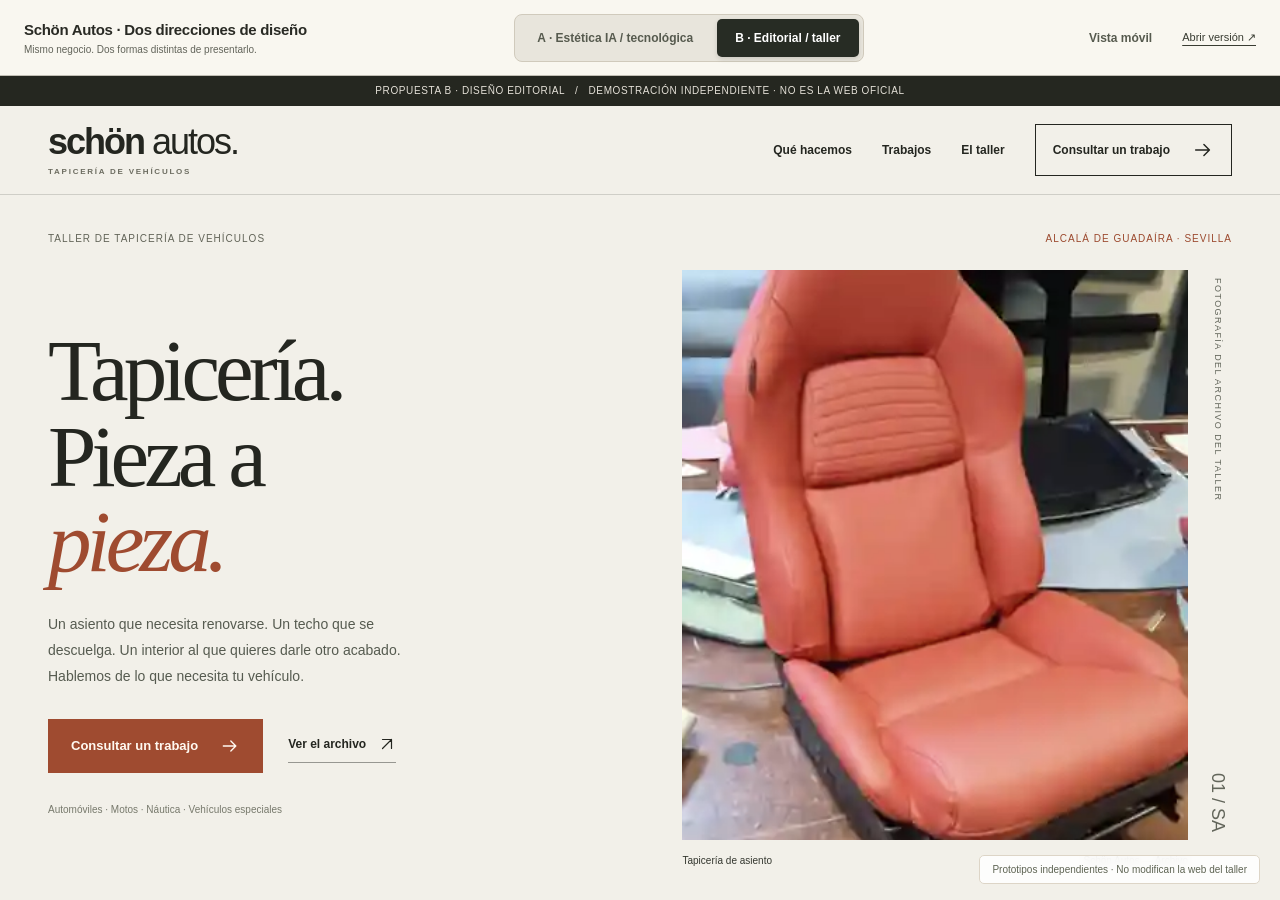
<file: index.html>
<!doctype html><html lang="es"><head><meta charset="utf-8"><meta name="viewport" content="width=device-width,initial-scale=1"><meta name="robots" content="noindex,nofollow"><title>Schön Autos · Comparar las dos propuestas</title><style>*{box-sizing:border-box}html,body{margin:0;height:100%;font-family:Arial,sans-serif;background:#e4e1da;color:#292a24}.toolbar{height:76px;padding:10px 24px;display:flex;align-items:center;justify-content:space-between;gap:24px;border-bottom:1px solid #c1beb4;background:#f9f7f0}.title b{display:block;font-size:15px;letter-spacing:-.3px}.title small{display:block;font-size:10px;color:#62645a;margin-top:6px}.switch{display:flex;gap:6px;padding:4px;background:#e8e5dc;border:1px solid #d0cabc;border-radius:8px}button{font:600 12px Arial,sans-serif;border:0;background:none;padding:12px 18px;cursor:pointer;border-radius:5px;color:#565a4e}button[aria-pressed=true]{background:#272c24;color:white;box-shadow:0 2px 5px #0002}button:focus-visible,a:focus-visible{outline:3px solid #a24d31;outline-offset:3px}.tools{display:flex;align-items:center;gap:12px}.download{font-size:11px;color:#393c32;text-underline-offset:4px}.stage{height:calc(100dvh - 76px);width:100%;display:flex;justify-content:center;background:#e4e1da;padding:0;transition:padding .2s}.stage.mobile{padding:16px}.stage iframe{width:100%;height:100%;border:0;background:white}.stage.mobile iframe{width:390px;max-width:100%;border:1px solid #beb9ae;box-shadow:0 15px 40px #0002;border-radius:14px}iframe[hidden]{display:none}.note{position:fixed;bottom:16px;right:20px;pointer-events:none;background:#ffffffd9;border:1px solid #ddd5c7;color:#5d6352;padding:8px 12px;border-radius:5px;font-size:10px;backdrop-filter:blur(5px)}@media(max-width:780px){.toolbar{height:106px;flex-wrap:wrap;padding:10px 14px;gap:8px}.title b{font-size:13px}.title small{font-size:9px}.switch{order:3;width:100%;justify-content:center}.switch button{flex:1;font-size:11px;padding:10px 7px}.tools{gap:5px}.tools button{display:none}.download{font-size:10px}.stage{height:calc(100dvh - 106px)}.note{display:none}}</style></head><body><div class="toolbar"><div class="title"><b>Schön Autos · Dos direcciones de diseño</b><small>Mismo negocio. Dos formas distintas de presentarlo.</small></div><div class="switch" role="group" aria-label="Elegir diseño"><button data-version="a" aria-pressed="false">A · Estética IA / tecnológica</button><button data-version="b" aria-pressed="true">B · Editorial / taller</button></div><div class="tools"><button id="mobile" aria-pressed="false">Vista móvil</button><a class="download" id="open-version" href="editorial/" target="_blank" rel="noopener">Abrir versión ↗</a></div></div><div class="stage" id="stage"><iframe id="frame-a" title="Versión A, estética tecnológica" hidden></iframe><iframe id="frame-b" title="Versión B, diseño editorial"></iframe></div><div class="note">Prototipos independientes · No modifican la web del taller</div><script>
const urls={a:'ia/',b:'editorial/'};
for(const k of ['a','b']) document.getElementById('frame-'+k).src=urls[k];
function setVersion(k){
  document.querySelectorAll('[data-version]').forEach(x=>x.setAttribute('aria-pressed',String(x.dataset.version===k)));
  for(const key of ['a','b']) document.getElementById('frame-'+key).hidden=key!==k;
  document.getElementById('open-version').href=urls[k];
}
document.querySelectorAll('[data-version]').forEach(x=>x.addEventListener('click',()=>setVersion(x.dataset.version)));
document.getElementById('mobile').addEventListener('click',e=>{
  const yes=document.getElementById('stage').classList.toggle('mobile');
  e.currentTarget.setAttribute('aria-pressed',String(yes));
  e.currentTarget.textContent=yes?'Vista escritorio':'Vista móvil';
});
setVersion('b');
</script></body></html>
</file>
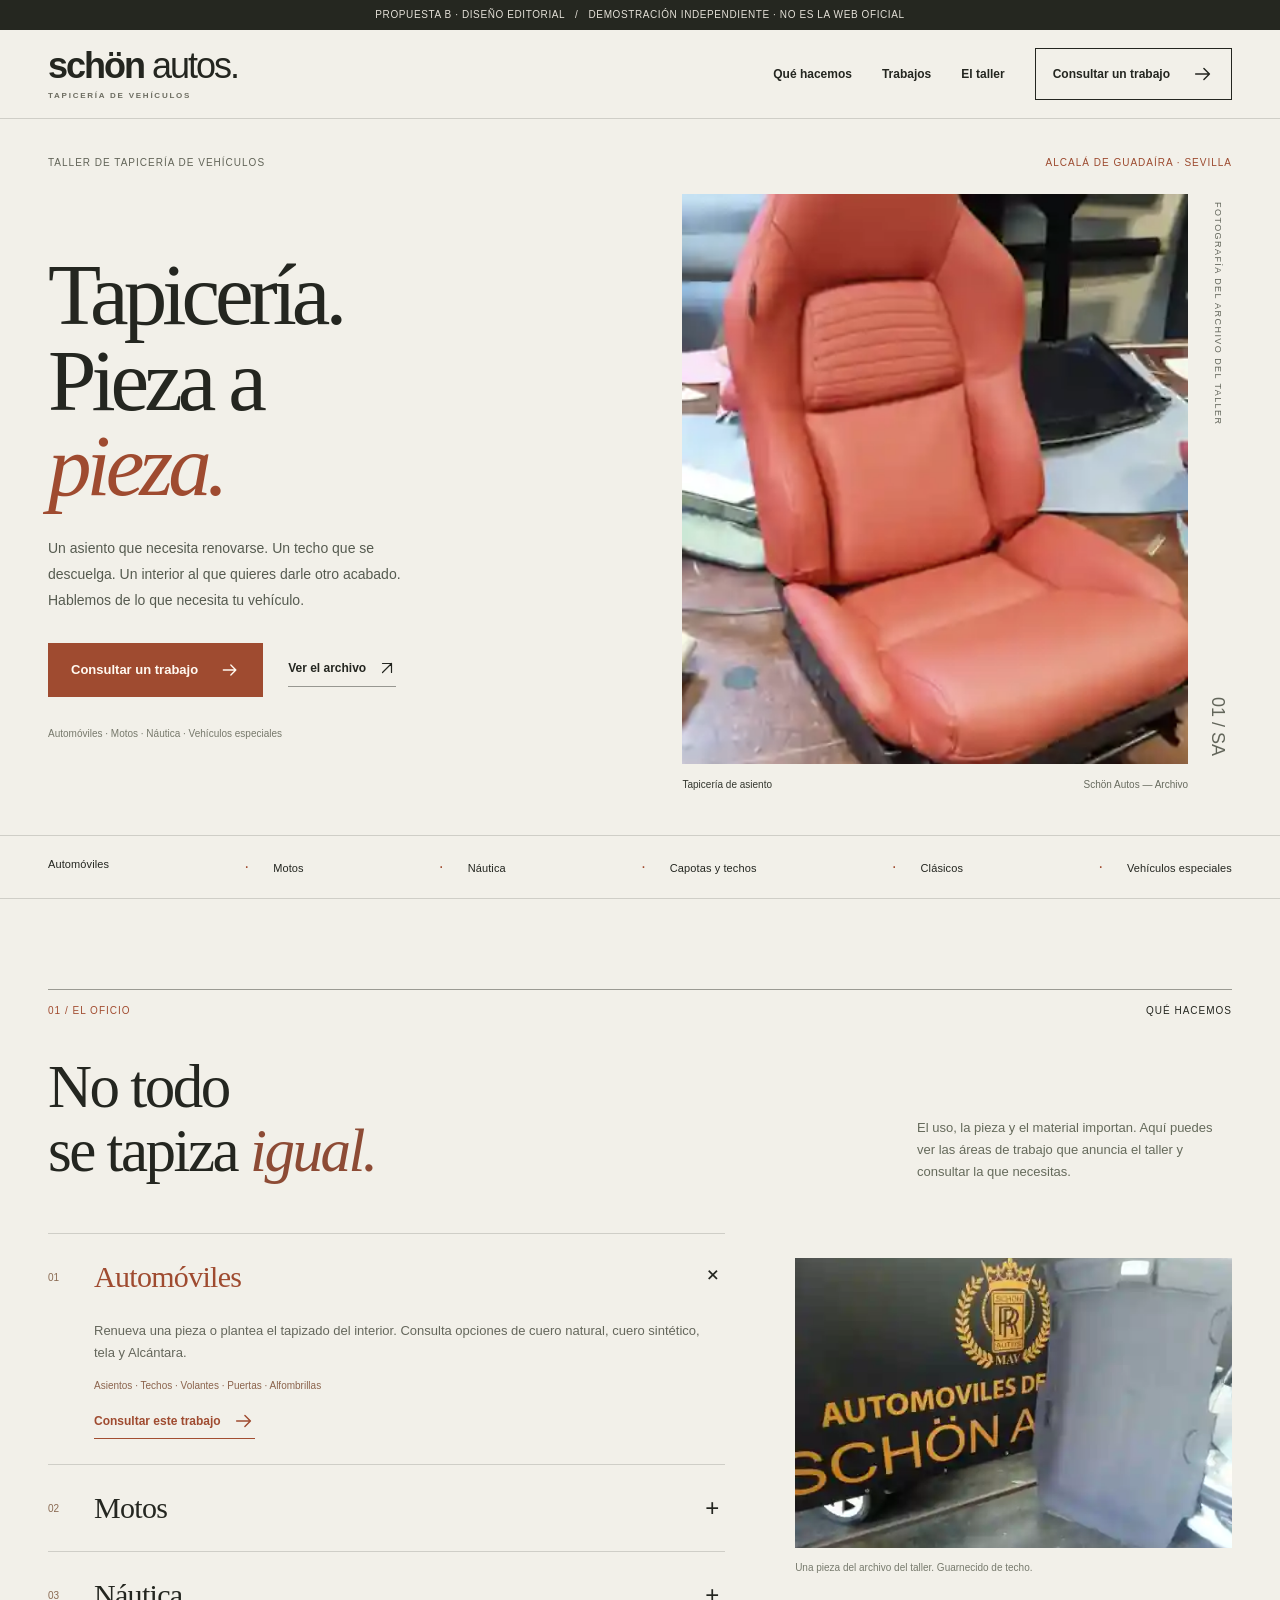
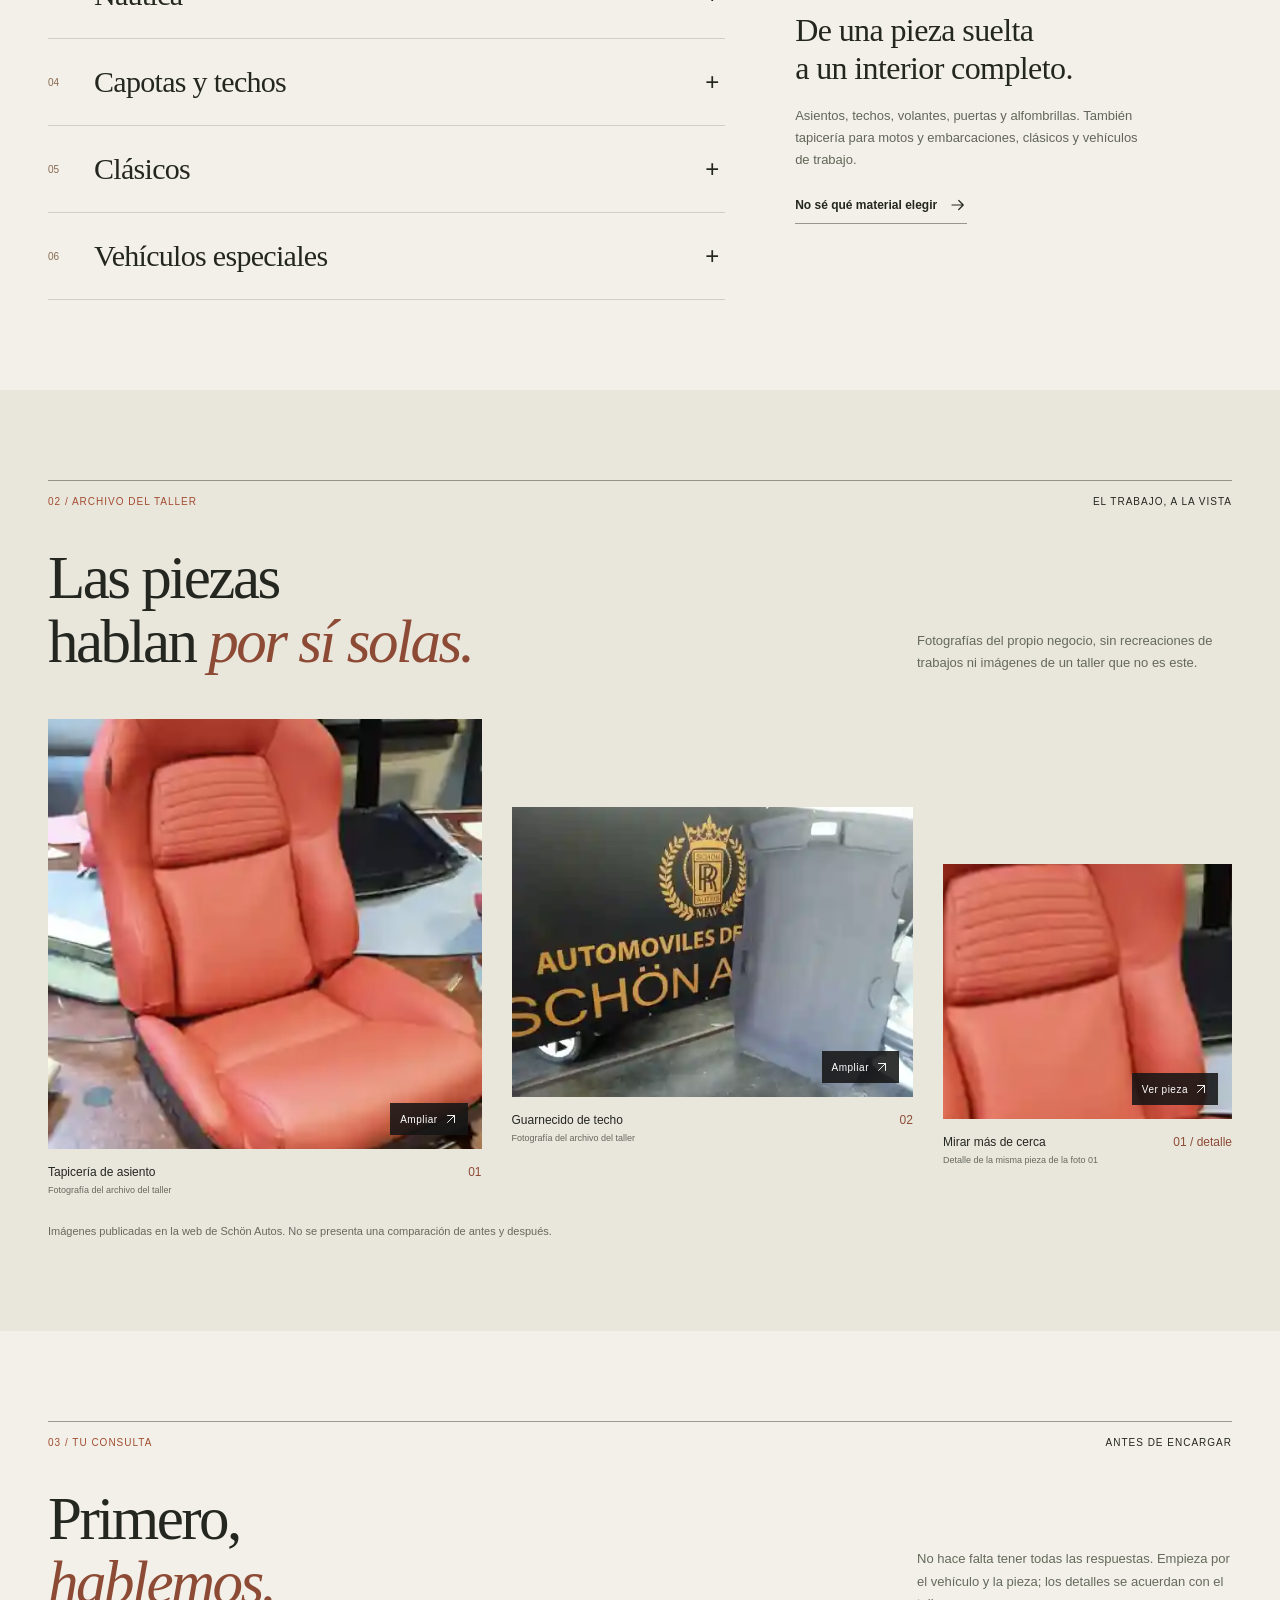
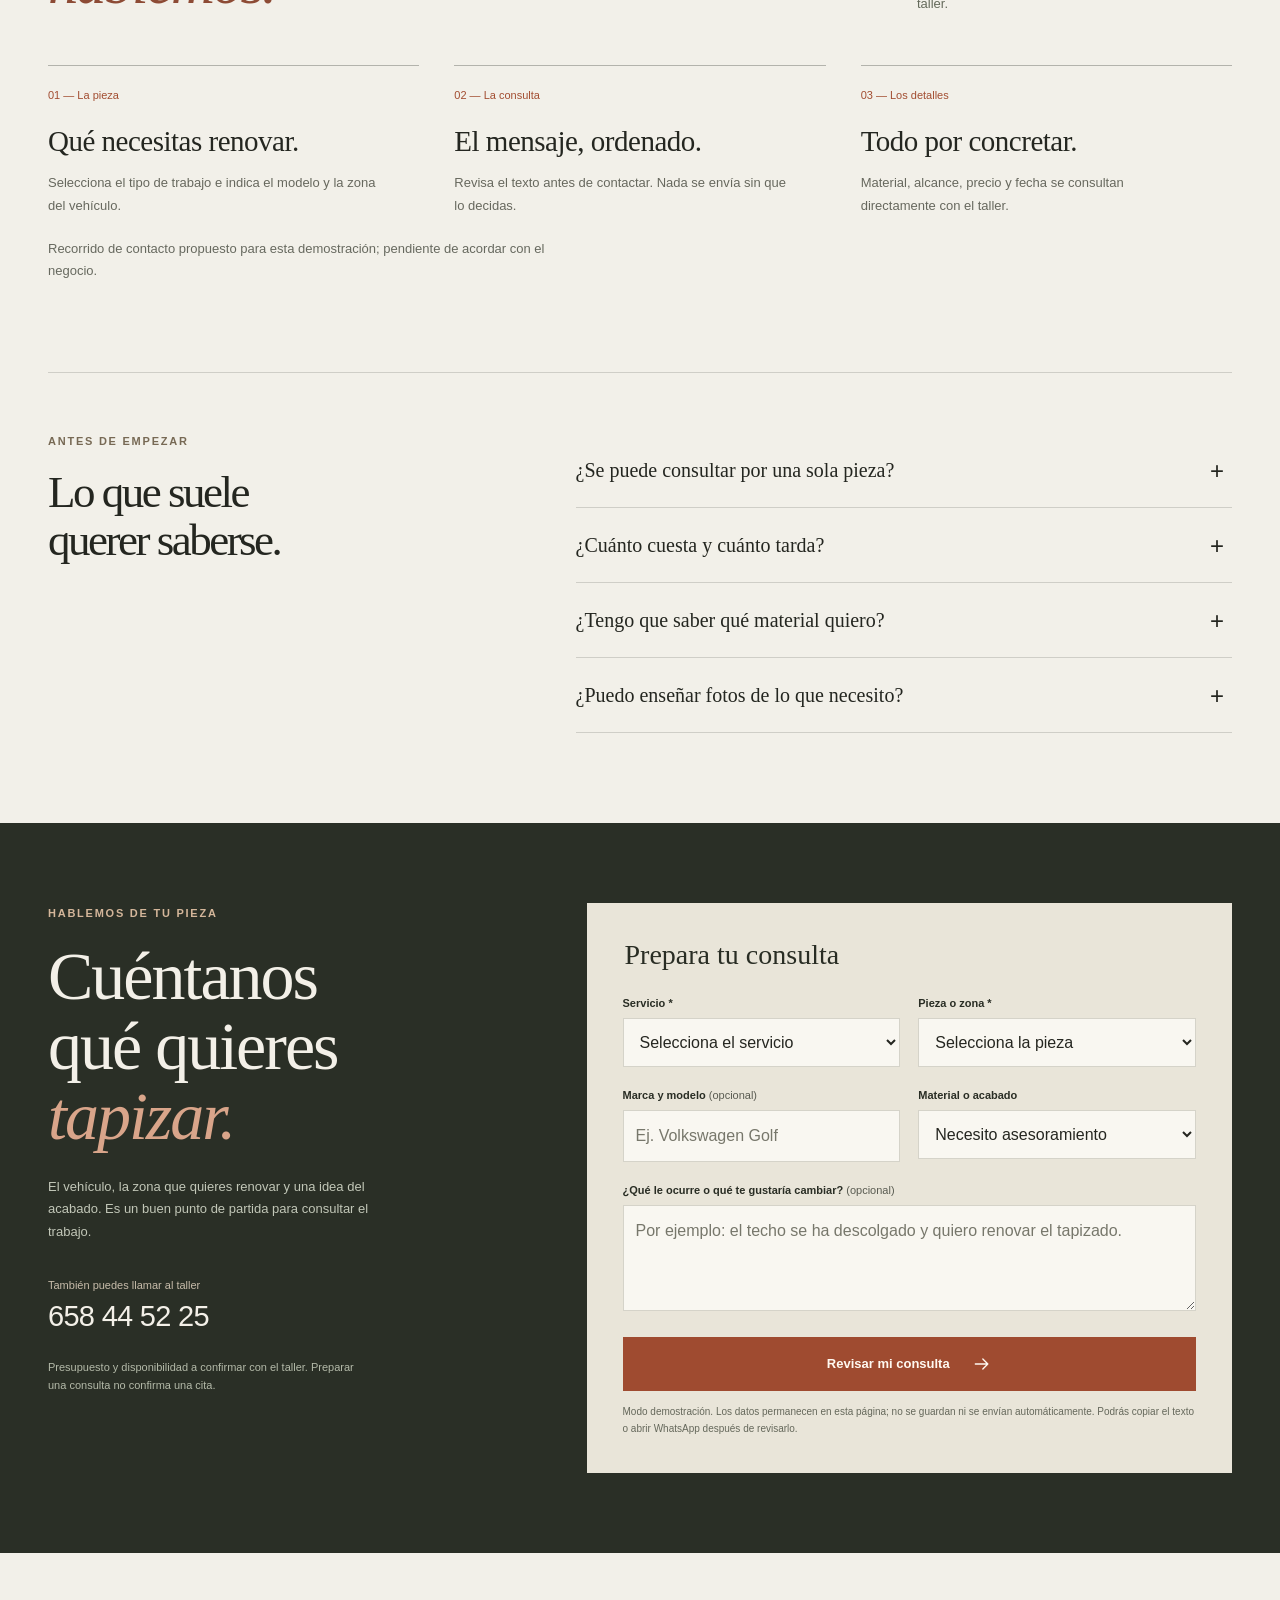
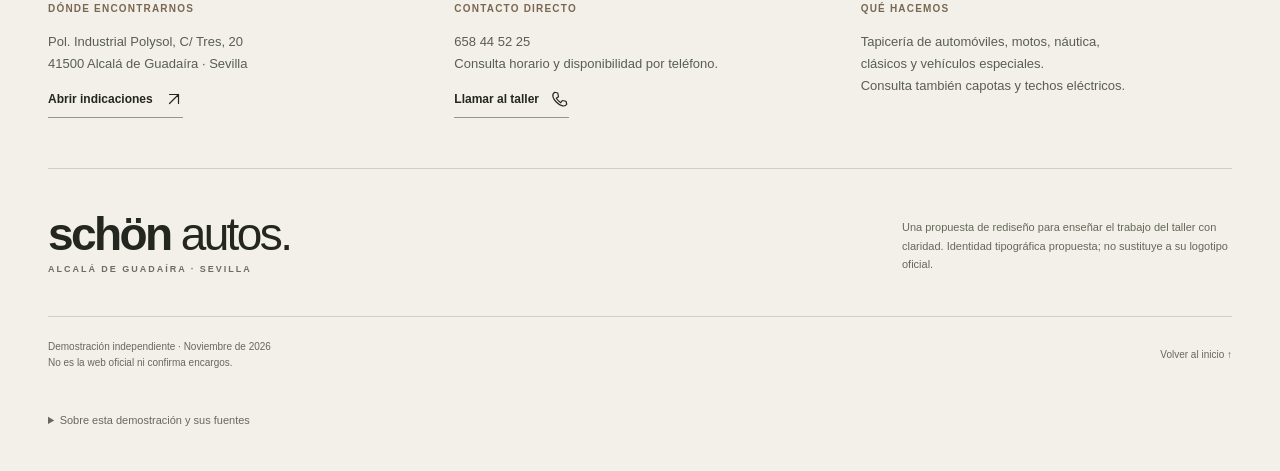
<file: editorial/index.html>
<!doctype html>
<html lang="es"><head><meta charset="utf-8"><meta name="viewport" content="width=device-width,initial-scale=1"><meta name="theme-color" content="#f2f0e9"><meta name="robots" content="noindex,nofollow"><meta name="description" content="Demostración independiente de rediseño para Schön Autos. Tapicería de vehículos en Alcalá de Guadaíra."><title>Schön Autos · Propuesta B, editorial</title><link rel="stylesheet" href="../assets/common.css"><link rel="stylesheet" href="../assets/editorial.css"></head><body id="inicio"><a class="skip" href="#contenido">Saltar al contenido</a><div class="demo-bar">PROPUESTA B · DISEÑO EDITORIAL <span aria-hidden="true">&nbsp; / &nbsp;</span> DEMOSTRACIÓN INDEPENDIENTE · NO ES LA WEB OFICIAL</div>
<header class="site-header"><div class="wrap header-row"><a class="brand" href="#inicio" aria-label="Schön Autos, inicio"><span class="brand-name">schön<span> autos.</span></span><span class="brand-note">TAPICERÍA DE VEHÍCULOS</span></a><button class="menu-toggle" aria-label="Abrir menú" aria-expanded="false" aria-controls="main-nav"><svg viewBox="0 0 24 24" aria-hidden="true"><path d="M4 7h16M4 12h16M4 17h16"/></svg></button><nav class="main-nav" id="main-nav" aria-label="Menú principal"><a href="#servicios">Qué hacemos</a><a href="#trabajos">Trabajos</a><a href="#taller">El taller</a><a class="nav-cta" href="#consulta">Consultar un trabajo <svg viewBox="0 0 24 24" aria-hidden="true"><path d="M4 12h15m-6-6 6 6-6 6"/></svg></a></nav></div></header><main id="contenido"><section class="hero"><div class="wrap"><div class="hero-topline"><span>Taller de tapicería de vehículos</span><span>Alcalá de Guadaíra · Sevilla</span></div><div class="hero-grid"><div class="hero-copy"><h1>Tapicería.<br>Pieza a<br><em>pieza.</em></h1><p class="hero-lead">Un asiento que necesita renovarse. Un techo que se descuelga. Un interior al que quieres darle otro acabado. Hablemos de lo que necesita tu vehículo.</p><div class="button-row"><a class="button primary" href="#consulta">Consultar un trabajo <svg viewBox="0 0 24 24" aria-hidden="true"><path d="M4 12h15m-6-6 6 6-6 6"/></svg></a><a class="text-link" href="#trabajos">Ver el archivo <svg viewBox="0 0 24 24" aria-hidden="true"><path d="M6 18 18 6M6 6h12v12"/></svg></a></div><p class="hero-note">Automóviles · Motos · Náutica · Vehículos especiales</p></div><figure class="hero-media"><img class="hero-photo" src="../assets/foto-d2692d93e533.webp" alt="Asiento rojizo en el taller, del archivo público de Schön Autos" loading="eager" decoding="async" width="360" height="640"><div class="vertical-caption"><span>FOTOGRAFÍA DEL ARCHIVO DEL TALLER</span><b>01 / SA</b></div><figcaption class="hero-figcaption"><strong>Tapicería de asiento</strong><span>Schön Autos — Archivo</span></figcaption></figure></div></div></section>
 <div class="service-ribbon"><div class="wrap ribbon-row"><span>Automóviles</span><span>Motos</span><span>Náutica</span><span>Capotas y techos</span><span>Clásicos</span><span>Vehículos especiales</span></div></div>
 <section class="section" id="servicios"><div class="wrap"><div class="section-label"><span class="section-index">01 / El oficio</span><span>Qué hacemos</span></div><div class="section-head"><h2>No todo<br>se tapiza <em>igual.</em></h2><p>El uso, la pieza y el material importan. Aquí puedes ver las áreas de trabajo que anuncia el taller y consultar la que necesitas.</p></div><div class="services-layout"><div class="services-list"><details class="service-row" open><summary><span class="row-number">01</span><h3>Automóviles</h3><span class="row-plus" aria-hidden="true">+</span></summary><div class="row-content"><p>Renueva una pieza o plantea el tapizado del interior. Consulta opciones de cuero natural, cuero sintético, tela y Alcántara.</p><p class="part-list">Asientos · Techos · Volantes · Puertas · Alfombrillas</p><div class="service-actions"><a href="#consulta" data-service="Automóviles">Consultar este trabajo <svg viewBox="0 0 24 24" aria-hidden="true"><path d="M4 12h15m-6-6 6 6-6 6"/></svg></a></div></div></details><details class="service-row" ><summary><span class="row-number">02</span><h3>Motos</h3><span class="row-plus" aria-hidden="true">+</span></summary><div class="row-content"><p>Tapizado y personalización del asiento. El taller anuncia trabajos para motocicletas de distintas marcas y cilindradas, con asesoramiento en materiales.</p><p class="part-list">Asiento · Materiales · Personalización</p><div class="service-actions"><a href="#consulta" data-service="Motos">Consultar este trabajo <svg viewBox="0 0 24 24" aria-hidden="true"><path d="M4 12h15m-6-6 6 6-6 6"/></svg></a></div></div></details><details class="service-row" ><summary><span class="row-number">03</span><h3>Náutica</h3><span class="row-plus" aria-hidden="true">+</span></summary><div class="row-content"><p>Asientos, bancos, sofás y colchonetas para embarcaciones. Consulta los materiales adecuados para el uso náutico y la exposición a la humedad.</p><p class="part-list">Asientos · Bancos · Colchonetas · Sofás · Capotas</p><div class="service-actions"><a href="#consulta" data-service="Náutica">Consultar este trabajo <svg viewBox="0 0 24 24" aria-hidden="true"><path d="M4 12h15m-6-6 6 6-6 6"/></svg></a></div></div></details><details class="service-row" ><summary><span class="row-number">04</span><h3>Capotas y techos</h3><span class="row-plus" aria-hidden="true">+</span></summary><div class="row-content"><p>Consulta tu caso de capota eléctrica, techo eléctrico, cortinilla o cristal panorámico. El alcance de cada intervención lo debe valorar el taller.</p><p class="part-list">Capotas eléctricas · Techos · Cortinillas</p><div class="service-actions"><a href="#consulta" data-service="Capotas y techos">Consultar este trabajo <svg viewBox="0 0 24 24" aria-hidden="true"><path d="M4 12h15m-6-6 6 6-6 6"/></svg></a></div></div></details><details class="service-row" ><summary><span class="row-number">05</span><h3>Clásicos</h3><span class="row-plus" aria-hidden="true">+</span></summary><div class="row-content"><p>Tapicería para coches antiguos: asientos, techo, volante y alfombrillas. Habla con el taller sobre el acabado que buscas antes de decidir materiales.</p><p class="part-list">Asientos · Techo · Volante · Alfombrillas</p><div class="service-actions"><a href="#consulta" data-service="Clásicos">Consultar este trabajo <svg viewBox="0 0 24 24" aria-hidden="true"><path d="M4 12h15m-6-6 6 6-6 6"/></svg></a></div></div></details><details class="service-row" ><summary><span class="row-number">06</span><h3>Vehículos especiales</h3><span class="row-plus" aria-hidden="true">+</span></summary><div class="row-content"><p>Trabajos para autobuses, camiones y tractores. Consulta las piezas, el uso del vehículo y la selección de materiales para tu proyecto.</p><p class="part-list">Autobuses · Camiones · Tractores</p><div class="service-actions"><a href="#consulta" data-service="Vehículos especiales">Consultar este trabajo <svg viewBox="0 0 24 24" aria-hidden="true"><path d="M4 12h15m-6-6 6 6-6 6"/></svg></a></div></div></details></div><aside class="workshop-note"><figure><img class="" src="../assets/foto-ec6d87055f4e.webp" alt="Guarnecido de techo en el taller de Schön Autos" loading="lazy" decoding="async" width="480" height="356"><figcaption>Una pieza del archivo del taller. Guarnecido de techo.</figcaption></figure><h3>De una pieza suelta<br>a un interior completo.</h3><p>Asientos, techos, volantes, puertas y alfombrillas. También tapicería para motos y embarcaciones, clásicos y vehículos de trabajo.</p><a class="text-link" href="#consulta">No sé qué material elegir <svg viewBox="0 0 24 24" aria-hidden="true"><path d="M4 12h15m-6-6 6 6-6 6"/></svg></a></aside></div></div></section>
 <section class="section gallery-section" id="trabajos"><div class="wrap"><div class="section-label"><span class="section-index">02 / Archivo del taller</span><span>El trabajo, a la vista</span></div><div class="section-head"><h2>Las piezas<br>hablan <em>por sí solas.</em></h2><p>Fotografías del propio negocio, sin recreaciones de trabajos ni imágenes de un taller que no es este.</p></div><div class="gallery">
 <figure><button type="button" class="photo-button" data-photo="0" aria-label="Ampliar fotografía del asiento rojizo"><img class="" src="../assets/foto-d2692d93e533.webp" alt="Asiento rojizo fotografiado en el taller" loading="lazy" decoding="async" width="360" height="640"><span class="zoom-label">Ampliar <svg viewBox="0 0 24 24" aria-hidden="true"><path d="M6 18 18 6M6 6h12v12"/></svg></span></button><figcaption><span>Tapicería de asiento<small>Fotografía del archivo del taller</small></span><span>01</span></figcaption></figure>
 <figure><button type="button" class="photo-button" data-photo="1" aria-label="Ampliar fotografía de un guarnecido de techo"><img class="" src="../assets/foto-ec6d87055f4e.webp" alt="Guarnecido de techo delante del rótulo de Schön Autos" loading="lazy" decoding="async" width="480" height="356"><span class="zoom-label">Ampliar <svg viewBox="0 0 24 24" aria-hidden="true"><path d="M6 18 18 6M6 6h12v12"/></svg></span></button><figcaption><span>Guarnecido de techo<small>Fotografía del archivo del taller</small></span><span>02</span></figcaption></figure>
 <figure><button type="button" class="photo-button detail-crop" data-photo="0" aria-label="Ampliar detalle del mismo asiento rojizo"><img class="" src="../assets/foto-d2692d93e533.webp" alt="Detalle ampliado del mismo asiento rojizo" loading="lazy" decoding="async" width="360" height="640"><span class="zoom-label">Ver pieza <svg viewBox="0 0 24 24" aria-hidden="true"><path d="M6 18 18 6M6 6h12v12"/></svg></span></button><figcaption><span>Mirar más de cerca<small>Detalle de la misma pieza de la foto 01</small></span><span>01 / detalle</span></figcaption></figure>
 </div><p class="gallery-notice">Imágenes publicadas en la web de Schön Autos. No se presenta una comparación de antes y después.</p></div></section>
 <section class="section"><div class="wrap"><div class="section-label"><span class="section-index">03 / Tu consulta</span><span>Antes de encargar</span></div><div class="section-head"><h2>Primero,<br><em>hablemos.</em></h2><p>No hace falta tener todas las respuestas. Empieza por el vehículo y la pieza; los detalles se acuerdan con el taller.</p></div><div class="process-grid"><article><span class="step-number">01 — La pieza</span><h3>Qué necesitas renovar.</h3><p>Selecciona el tipo de trabajo e indica el modelo y la zona del vehículo.</p></article><article><span class="step-number">02 — La consulta</span><h3>El mensaje, ordenado.</h3><p>Revisa el texto antes de contactar. Nada se envía sin que lo decidas.</p></article><article><span class="step-number">03 — Los detalles</span><h3>Todo por concretar.</h3><p>Material, alcance, precio y fecha se consultan directamente con el taller.</p></article></div><p class="process-intro">Recorrido de contacto propuesto para esta demostración; pendiente de acordar con el negocio.</p></div></section>
 <section class="section faq-section"><div class="wrap"><div class="faq-layout"><div><span class="eyebrow">Antes de empezar</span><h2>Lo que suele<br>querer saberse.</h2></div><div class="faq-list">
 <details><summary>¿Se puede consultar por una sola pieza?</summary><p>Sí. La oferta publicada del taller incluye piezas como asientos, techos, volantes, puertas y alfombrillas. Indica cuál quieres tapizar para que puedan valorar tu caso.</p></details>
 <details><summary>¿Cuánto cuesta y cuánto tarda?</summary><p>Esta demostración no publica tarifas ni plazos del taller. El presupuesto y la disponibilidad deben consultarse directamente según la pieza, su estado y el trabajo solicitado.</p></details>
 <details><summary>¿Tengo que saber qué material quiero?</summary><p>No. Puedes indicar que necesitas asesoramiento. La web del taller anuncia orientación sobre materiales para automóviles, motos, embarcaciones y otros vehículos.</p></details>
 <details><summary>¿Puedo enseñar fotos de lo que necesito?</summary><p>Puedes preparar una consulta y, si el taller atiende por WhatsApp en su número público, adjuntar después las fotos manualmente en esa aplicación. Esta web no sube ni envía archivos.</p></details>
 </div></div></div></section><section class="section quote-section" id="consulta"><div class="wrap quote-grid"><div class="quote-intro"><span class="eyebrow">Hablemos de tu pieza</span><h2>Cuéntanos<br>qué quieres<br><em>tapizar.</em></h2><p>El vehículo, la zona que quieres renovar y una idea del acabado. Es un buen punto de partida para consultar el trabajo.</p><a class="quote-phone" href="tel:+34658445225"><small>También puedes llamar al taller</small>658 44 52 25</a><p class="aside-note">Presupuesto y disponibilidad a confirmar con el taller. Preparar una consulta no confirma una cita.</p></div>
 <form class="quote-form" id="quote-form"><fieldset><legend>Prepara tu consulta</legend><div class="fields"><div class="field"><label for="service">Servicio *</label><select id="service" required><option value="">Selecciona el servicio</option><option value="Automóviles">Automóviles</option><option value="Motos">Motos</option><option value="Náutica">Náutica</option><option value="Capotas y techos">Capotas y techos</option><option value="Clásicos">Clásicos</option><option value="Vehículos especiales">Vehículos especiales</option></select></div><div class="field"><label for="piece">Pieza o zona *</label><select id="piece" required><option value="">Selecciona la pieza</option><option>Asientos</option><option>Techo</option><option>Volante</option><option>Puertas</option><option>Capota</option><option>Alfombrillas / moqueta</option><option>Interior completo</option><option>Otra / necesito asesoramiento</option></select></div><div class="field"><label for="model">Marca y modelo <span>(opcional)</span></label><input id="model" maxlength="100" placeholder="Ej. Volkswagen Golf" autocomplete="off"></div><div class="field"><label for="material">Material o acabado</label><select id="material"><option>Necesito asesoramiento</option><option>Cuero natural</option><option>Cuero sintético</option><option>Tela</option><option>Alcántara</option><option>Material para náutica</option><option>Otro</option></select></div><div class="field full"><label for="description">¿Qué le ocurre o qué te gustaría cambiar? <span>(opcional)</span></label><textarea id="description" maxlength="800" placeholder="Por ejemplo: el techo se ha descolgado y quiero renovar el tapizado."></textarea></div></div></fieldset><button class="button primary form-action" type="submit">Revisar mi consulta <svg viewBox="0 0 24 24" aria-hidden="true"><path d="M4 12h15m-6-6 6 6-6 6"/></svg></button><p class="form-privacy">Modo demostración. Los datos permanecen en esta página; no se guardan ni se envían automáticamente. Podrás copiar el texto o abrir WhatsApp después de revisarlo.</p></form>
 </div></section></main><section class="wrap" id="taller" aria-label="Información del taller"><div class="contact-row"><div><h3>Dónde encontrarnos</h3><p>Pol. Industrial Polysol, C/ Tres, 20<br>41500 Alcalá de Guadaíra · Sevilla</p><a class="text-link" href="https://www.google.com/maps/search/?api=1&amp;query=Sch%C3%B6n+Autos+Polysol+Tres+20+Alcal%C3%A1+de+Guada%C3%ADra" target="_blank" rel="noopener noreferrer">Abrir indicaciones <svg viewBox="0 0 24 24" aria-hidden="true"><path d="M6 18 18 6M6 6h12v12"/></svg></a></div><div><h3>Contacto directo</h3><p><a href="tel:+34658445225">658 44 52 25</a><br>Consulta horario y disponibilidad por teléfono.</p><a class="text-link" href="tel:+34658445225">Llamar al taller <svg viewBox="0 0 24 24" aria-hidden="true"><path d="m5 3 4 1 1 5-3 2c2 3 3 4 6 6l2-3 5 1 1 4c-3 5-10 1-14-3S0 6 5 3Z"/></svg></a></div><div><h3>Qué hacemos</h3><p>Tapicería de automóviles, motos, náutica,<br>clásicos y vehículos especiales.<br>Consulta también capotas y techos eléctricos.</p></div></div></section>
<footer class="site-footer"><div class="wrap"><div class="footer-top"><a class="brand" href="#inicio"><span class="brand-name">schön<span> autos.</span></span><span class="brand-note">ALCALÁ DE GUADAÍRA · SEVILLA</span></a><p>Una propuesta de rediseño para enseñar el trabajo del taller con claridad. Identidad tipográfica propuesta; no sustituye a su logotipo oficial.</p></div><div class="footer-bottom"><span>Demostración independiente · Noviembre de 2026<br>No es la web oficial ni confirma encargos.</span><a class="back-top" href="#inicio">Volver al inicio ↑</a></div><details class="source-note"><summary>Sobre esta demostración y sus fuentes</summary><p>Servicios, dirección y teléfono tomados de la información publicada en la web del taller, consultada el 6 de noviembre de 2026. El recorrido de consulta es una propuesta funcional, no un procedimiento confirmado por el negocio. La disponibilidad de WhatsApp en el número público no está verificada. No se incluyen tarifas, reseñas, garantías, certificaciones ni plazos inventados. Fotografías de su web usadas únicamente para esta presentación; confirmar autorización y sustituir por archivos de calidad antes de publicar. Este prototipo no tiene analítica, cookies de seguimiento, servidor de formularios ni almacenamiento persistente.</p><div class="source-links"><a href="https://www.schonautos.es/" target="_blank" rel="noopener noreferrer">Web original</a><a href="https://www.schonautos.es/es/tapiceria-de-automoviles" target="_blank" rel="noopener noreferrer">Automóviles y capotas</a><a href="https://www.schonautos.es/es/tapiceria-de-motos" target="_blank" rel="noopener noreferrer">Motos</a><a href="https://www.schonautos.es/es/tapiceria-de-embarcaciones" target="_blank" rel="noopener noreferrer">Náutica</a><a href="https://www.schonautos.es/es/tapiceria-de-vehiculos-especiales" target="_blank" rel="noopener noreferrer">Clásicos y especiales</a></div></details></div></footer><div class="mobile-dock" aria-label="Accesos de contacto"><a href="tel:+34658445225"><svg viewBox="0 0 24 24" aria-hidden="true"><path d="m5 3 4 1 1 5-3 2c2 3 3 4 6 6l2-3 5 1 1 4c-3 5-10 1-14-3S0 6 5 3Z"/></svg> Llamar</a><a href="#consulta">Consultar un trabajo <svg viewBox="0 0 24 24" aria-hidden="true"><path d="M4 12h15m-6-6 6 6-6 6"/></svg></a></div><dialog id="message-dialog" aria-labelledby="message-title"><div class="dialog-head"><h2 id="message-title">Revisa tu consulta</h2><button class="close-dialog" type="button" data-close aria-label="Cerrar consulta">×</button></div><div class="dialog-content"><p>Nada se ha enviado. Puedes copiar el texto y decidir cómo contactar con el taller.</p><pre class="message-preview" id="message-text"></pre><label class="confirm-check"><input type="checkbox" id="confirm-contact"><span>Entiendo que WhatsApp abrirá un contacto real con el número público del taller, cuya disponibilidad en esa aplicación no está verificada.</span></label><div class="dialog-actions"><button type="button" class="button secondary" id="copy-message">Copiar consulta</button><a class="button primary real-contact" id="whatsapp-link" aria-disabled="true" tabindex="-1" target="_blank" rel="noopener noreferrer">Abrir WhatsApp <svg viewBox="0 0 24 24" aria-hidden="true"><path d="M6 18 18 6M6 6h12v12"/></svg></a></div><p class="status-text" id="copy-status" role="status" aria-live="polite"></p><p class="small muted">No se adjuntan fotografías automáticamente y no se reserva una cita.</p></div></dialog>
<dialog class="photo-dialog" id="photo-dialog" aria-labelledby="photo-title"><div class="dialog-head"><h2 id="photo-title">Archivo del taller</h2><button type="button" class="close-dialog" data-close aria-label="Cerrar fotografía">×</button></div><div class="photo-stage"><button class="photo-nav photo-prev" type="button" aria-label="Fotografía anterior">‹</button><img id="large-photo" alt=""><button class="photo-nav photo-next" type="button" aria-label="Fotografía siguiente">›</button></div><div class="photo-caption"><p id="photo-description"></p><a id="original-photo" target="_blank" rel="noopener noreferrer">Ver archivo original en la web del taller ↗</a></div></dialog><noscript><div class="no-script">Esta demostración necesita JavaScript para preparar consultas y ampliar fotos. Puedes seguir viendo los servicios y llamar al <a href="tel:+34658445225">658 44 52 25</a>.</div></noscript><script src="../assets/site.js"></script></body></html>
</file>
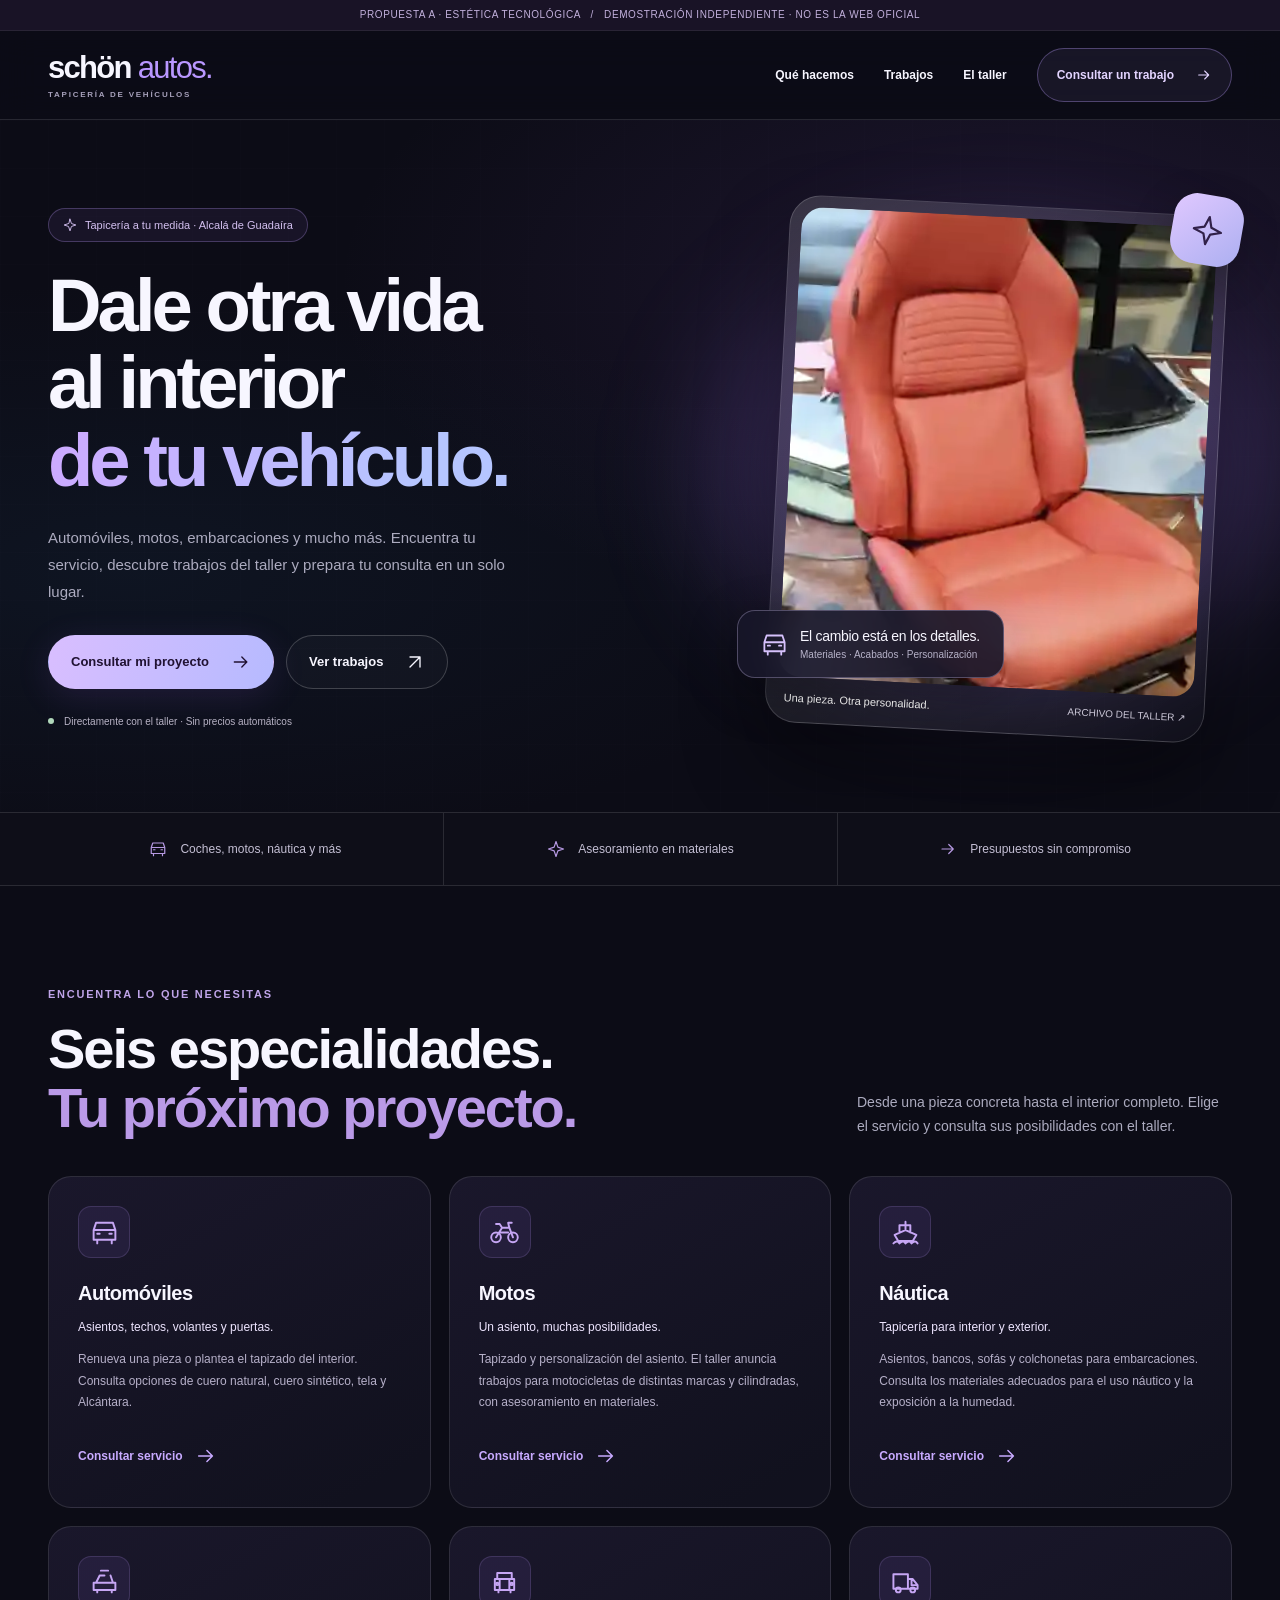
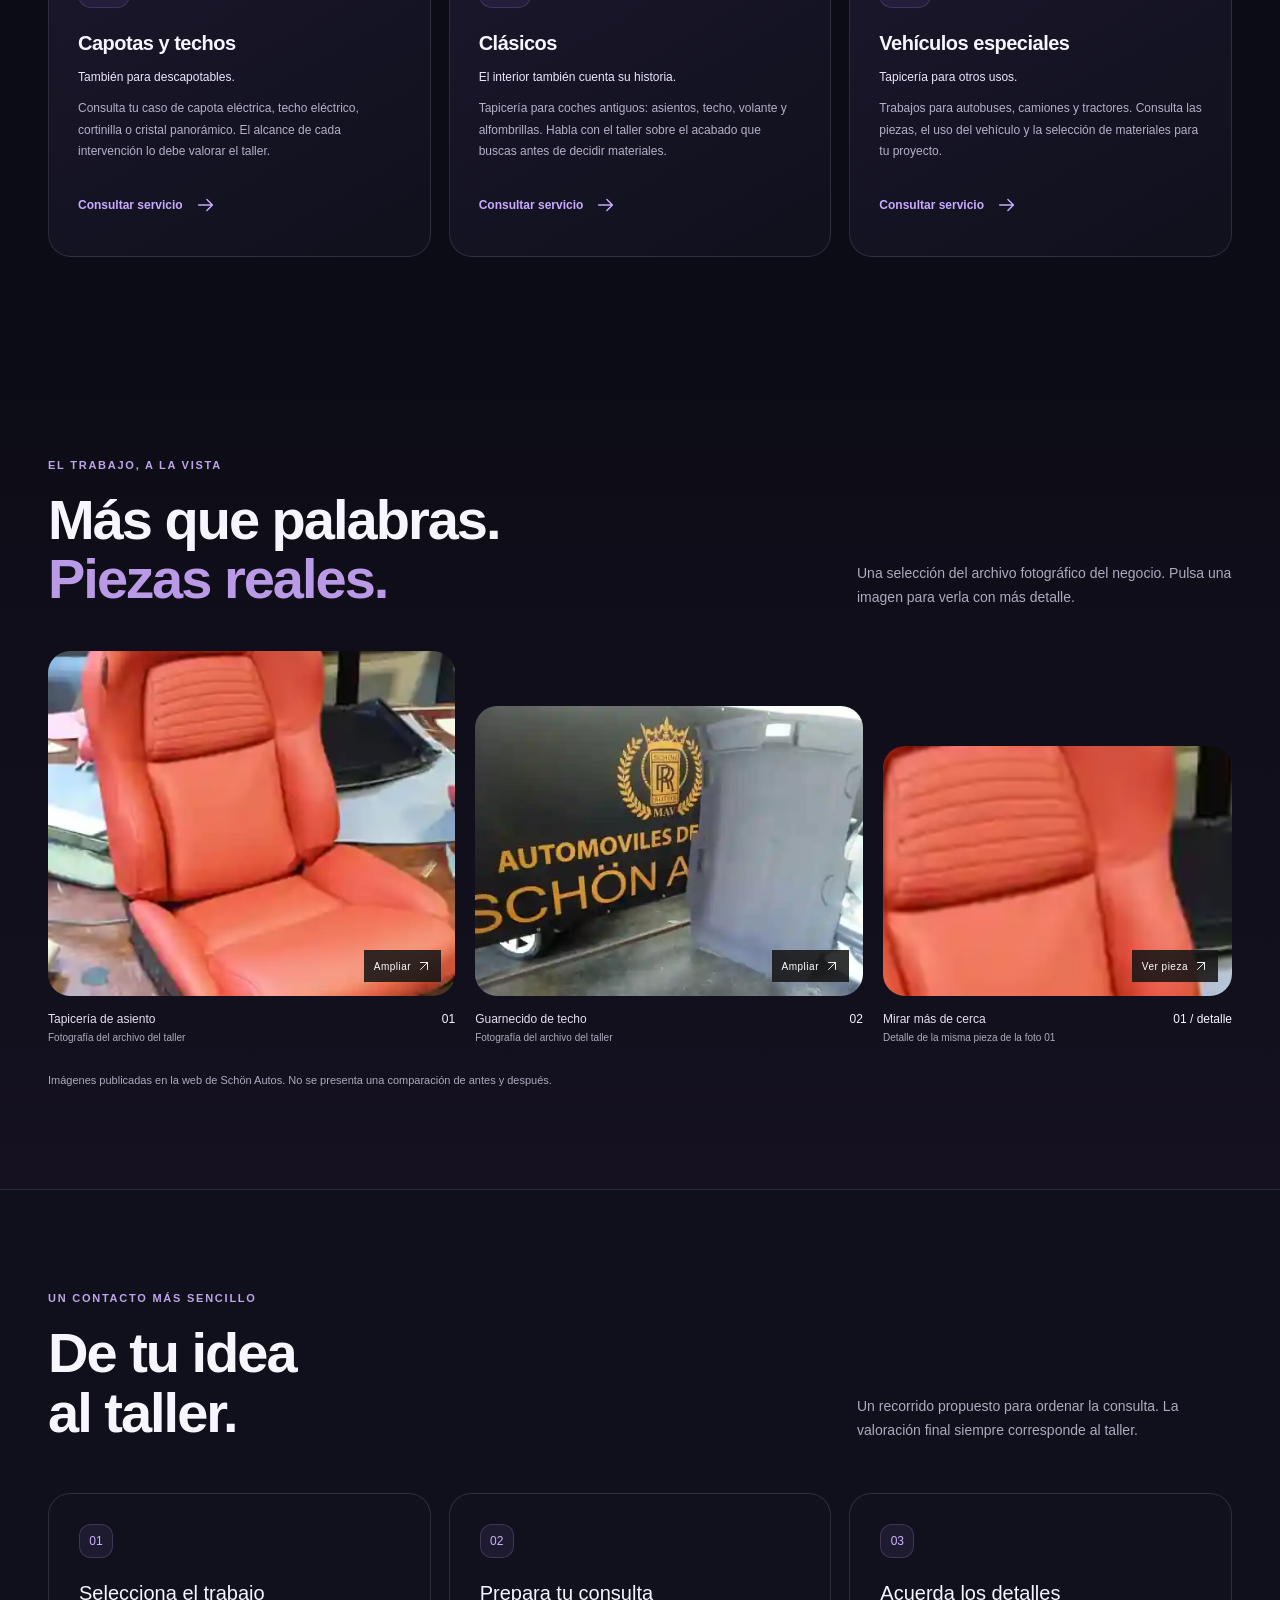
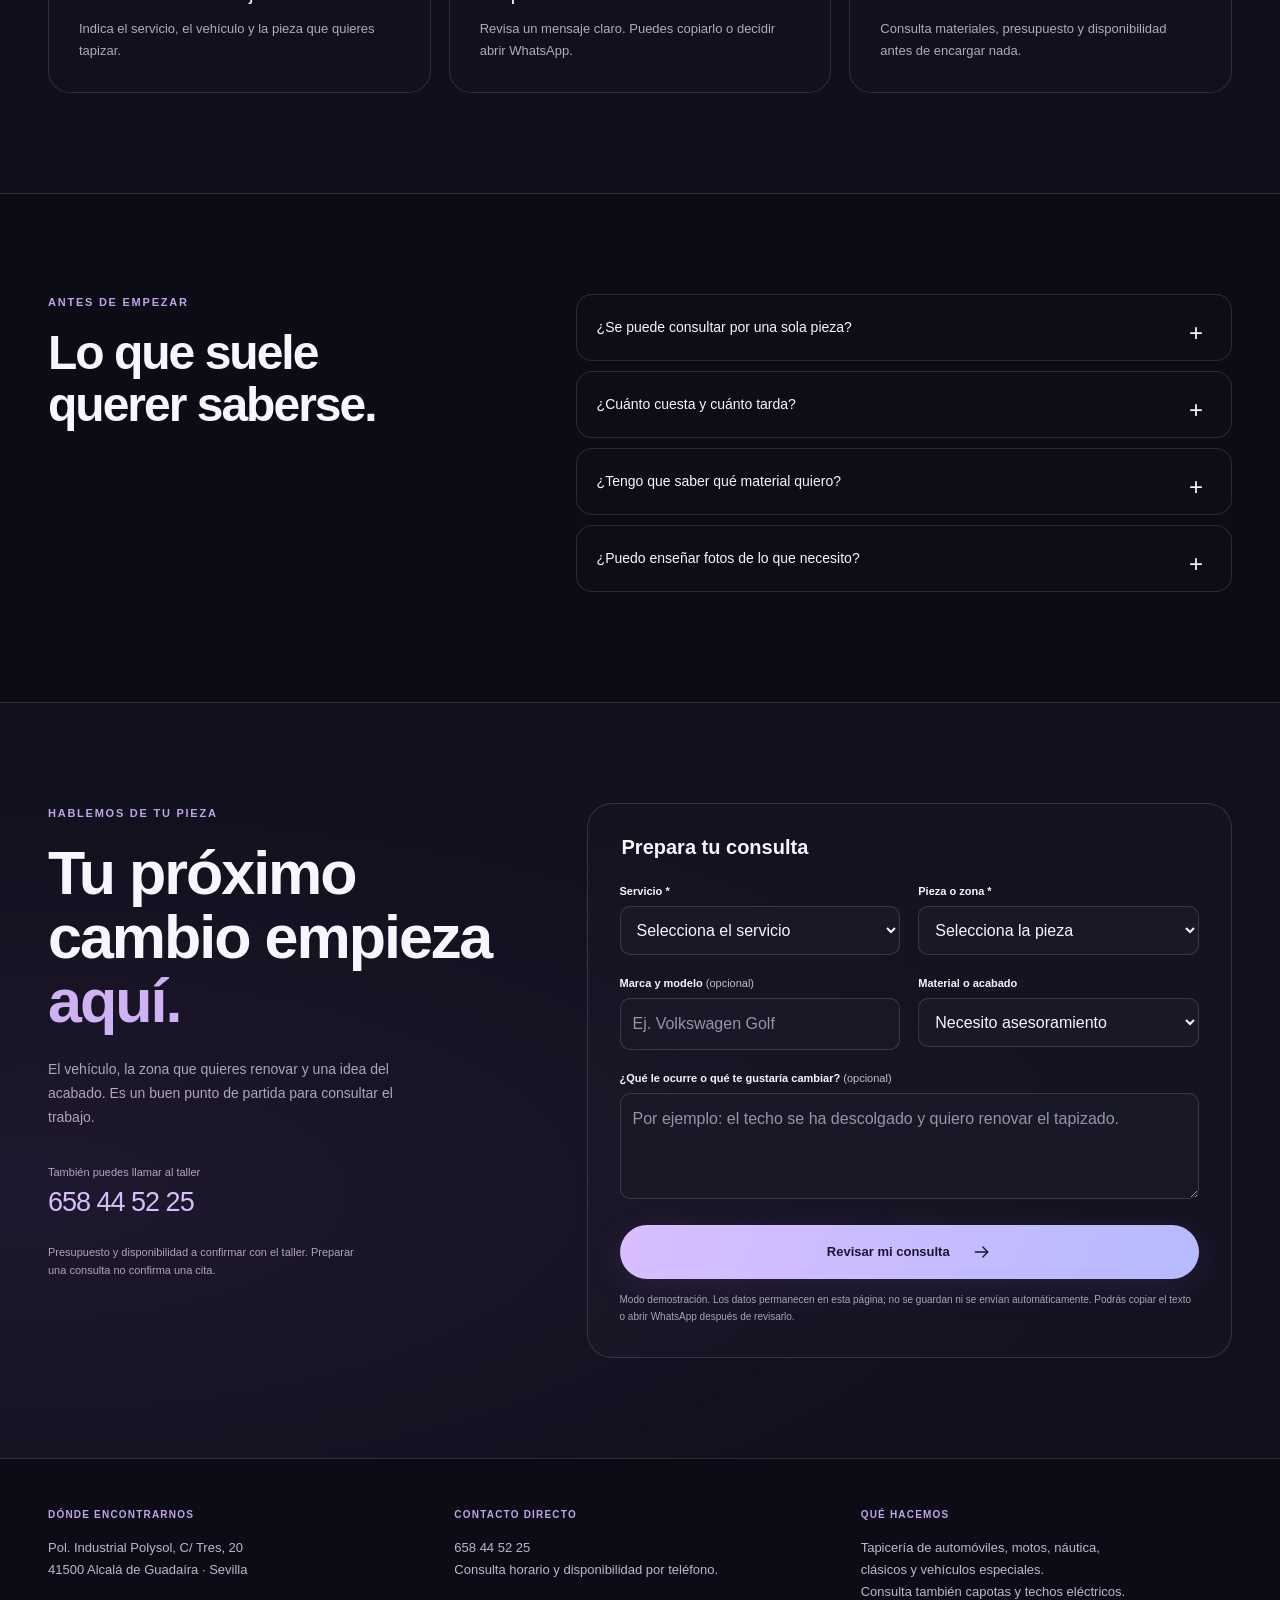
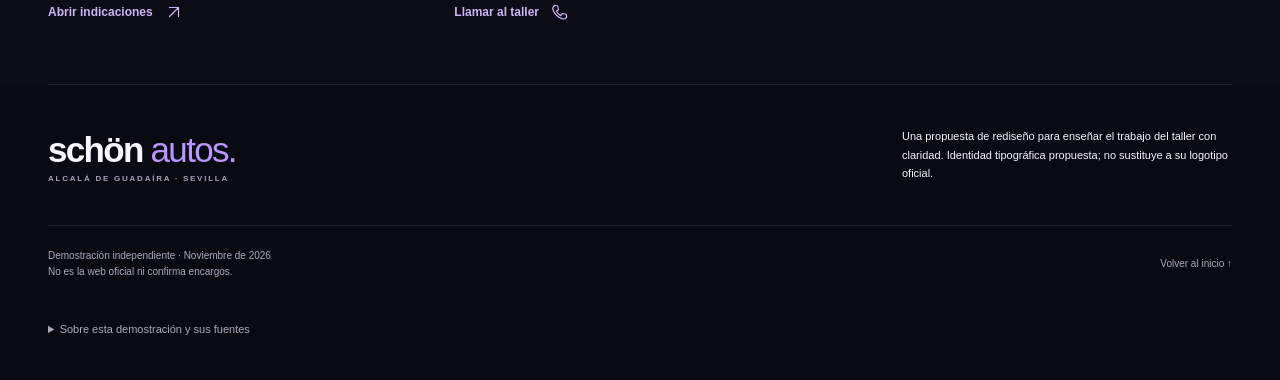
<file: ia/index.html>
<!doctype html>
<html lang="es"><head><meta charset="utf-8"><meta name="viewport" content="width=device-width,initial-scale=1"><meta name="theme-color" content="#0c0c16"><meta name="robots" content="noindex,nofollow"><meta name="description" content="Demostración independiente de rediseño para Schön Autos. Tapicería de vehículos en Alcalá de Guadaíra."><title>Schön Autos · Propuesta A, tecnológica</title><link rel="stylesheet" href="../assets/common.css"><link rel="stylesheet" href="../assets/ia.css"></head><body id="inicio"><a class="skip" href="#contenido">Saltar al contenido</a><div class="demo-bar">PROPUESTA A · ESTÉTICA TECNOLÓGICA <span aria-hidden="true">&nbsp; / &nbsp;</span> DEMOSTRACIÓN INDEPENDIENTE · NO ES LA WEB OFICIAL</div>
<header class="site-header"><div class="wrap header-row"><a class="brand" href="#inicio" aria-label="Schön Autos, inicio"><span class="brand-name">schön<span> autos.</span></span><span class="brand-note">TAPICERÍA DE VEHÍCULOS</span></a><button class="menu-toggle" aria-label="Abrir menú" aria-expanded="false" aria-controls="main-nav"><svg viewBox="0 0 24 24" aria-hidden="true"><path d="M4 7h16M4 12h16M4 17h16"/></svg></button><nav class="main-nav" id="main-nav" aria-label="Menú principal"><a href="#servicios">Qué hacemos</a><a href="#trabajos">Trabajos</a><a href="#taller">El taller</a><a class="nav-cta" href="#consulta">Consultar un trabajo <svg viewBox="0 0 24 24" aria-hidden="true"><path d="M4 12h15m-6-6 6 6-6 6"/></svg></a></nav></div></header><main id="contenido"><section class="hero"><div class="wrap hero-grid"><div class="hero-copy"><span class="hero-chip"><svg viewBox="0 0 24 24" aria-hidden="true"><path d="m12 2 2.5 7.5L22 12l-7.5 2.5L12 22l-2.5-7.5L2 12l7.5-2.5Z"/></svg> Tapicería a tu medida · Alcalá de Guadaíra</span><h1>Dale otra vida<br>al interior<br><em>de tu vehículo.</em></h1><p class="hero-lead">Automóviles, motos, embarcaciones y mucho más. Encuentra tu servicio, descubre trabajos del taller y prepara tu consulta en un solo lugar.</p><div class="button-row"><a class="button primary" href="#consulta">Consultar mi proyecto <svg viewBox="0 0 24 24" aria-hidden="true"><path d="M4 12h15m-6-6 6 6-6 6"/></svg></a><a class="button secondary" href="#trabajos">Ver trabajos <svg viewBox="0 0 24 24" aria-hidden="true"><path d="M6 18 18 6M6 6h12v12"/></svg></a></div><p class="hero-tail"><span></span> Directamente con el taller · Sin precios automáticos</p></div><div class="hero-art"><figure class="photo-frame"><img class="" src="../assets/foto-d2692d93e533.webp" alt="Asiento rojizo en una fotografía publicada por Schön Autos" loading="eager" decoding="async" width="360" height="640"><figcaption><b>Una pieza. Otra personalidad.</b><span>ARCHIVO DEL TALLER ↗</span></figcaption></figure><div class="orbit-badge"><svg viewBox="0 0 24 24" aria-hidden="true"><path d="m12 2 2.5 7.5L22 12l-7.5 2.5L12 22l-2.5-7.5L2 12l7.5-2.5Z"/></svg></div><div class="glass-note"><svg viewBox="0 0 24 24" aria-hidden="true"><path d="m3 10 2-6h14l2 6M3 10h18v8H3zM6 18v3m12-3v3M6 13h2m8 0h2"/></svg><div><b>El cambio está en los detalles.</b><span>Materiales · Acabados · Personalización</span></div></div></div></div></section>
 <div class="trust-strip"><div class="wrap trust-row"><div><svg viewBox="0 0 24 24" aria-hidden="true"><path d="m3 10 2-6h14l2 6M3 10h18v8H3zM6 18v3m12-3v3M6 13h2m8 0h2"/></svg> Coches, motos, náutica y más</div><div><svg viewBox="0 0 24 24" aria-hidden="true"><path d="m12 2 2.5 7.5L22 12l-7.5 2.5L12 22l-2.5-7.5L2 12l7.5-2.5Z"/></svg> Asesoramiento en materiales</div><div><svg viewBox="0 0 24 24" aria-hidden="true"><path d="M4 12h15m-6-6 6 6-6 6"/></svg> Presupuestos sin compromiso</div></div></div>
 <section class="section" id="servicios"><div class="wrap"><div class="section-head"><div><span class="eyebrow">Encuentra lo que necesitas</span><h2>Seis especialidades.<br><span>Tu próximo proyecto.</span></h2></div><p class="muted">Desde una pieza concreta hasta el interior completo. Elige el servicio y consulta sus posibilidades con el taller.</p></div><div class="services-grid"><article class="service-card"><div class="icon-wrap"><svg viewBox="0 0 24 24" aria-hidden="true"><path d="m3 10 2-6h14l2 6M3 10h18v8H3zM6 18v3m12-3v3M6 13h2m8 0h2"/></svg></div><h3>Automóviles</h3><p class="service-subtitle">Asientos, techos, volantes y puertas.</p><p>Renueva una pieza o plantea el tapizado del interior. Consulta opciones de cuero natural, cuero sintético, tela y Alcántara.</p><div class="service-actions"><a href="#consulta" data-service="Automóviles">Consultar servicio <svg viewBox="0 0 24 24" aria-hidden="true"><path d="M4 12h15m-6-6 6 6-6 6"/></svg></a></div></article><article class="service-card"><div class="icon-wrap"><svg viewBox="0 0 24 24" aria-hidden="true"><circle cx="5" cy="16" r="4"/><circle cx="19" cy="16" r="4"/><path d="m5 16 5-8h6l3 8M10 8 8 5H5m3 7h7m1-4-1-4h3"/></svg></div><h3>Motos</h3><p class="service-subtitle">Un asiento, muchas posibilidades.</p><p>Tapizado y personalización del asiento. El taller anuncia trabajos para motocicletas de distintas marcas y cilindradas, con asesoramiento en materiales.</p><div class="service-actions"><a href="#consulta" data-service="Motos">Consultar servicio <svg viewBox="0 0 24 24" aria-hidden="true"><path d="M4 12h15m-6-6 6 6-6 6"/></svg></a></div></article><article class="service-card"><div class="icon-wrap"><svg viewBox="0 0 24 24" aria-hidden="true"><path d="m3 14 9-4 9 4-3 5H6zm9-11v7M7 11V6h9v6M2 21q3-3 5 0 3-3 5 0 3-3 5 0 3-3 5 0"/></svg></div><h3>Náutica</h3><p class="service-subtitle">Tapicería para interior y exterior.</p><p>Asientos, bancos, sofás y colchonetas para embarcaciones. Consulta los materiales adecuados para el uso náutico y la exposición a la humedad.</p><div class="service-actions"><a href="#consulta" data-service="Náutica">Consultar servicio <svg viewBox="0 0 24 24" aria-hidden="true"><path d="M4 12h15m-6-6 6 6-6 6"/></svg></a></div></article><article class="service-card"><div class="icon-wrap"><svg viewBox="0 0 24 24" aria-hidden="true"><path d="M3 13h18v6H3zM5 13 8 7h4m5 0 2 6M6 19v2m12-2v2M9 3h6"/></svg></div><h3>Capotas y techos</h3><p class="service-subtitle">También para descapotables.</p><p>Consulta tu caso de capota eléctrica, techo eléctrico, cortinilla o cristal panorámico. El alcance de cada intervención lo debe valorar el taller.</p><div class="service-actions"><a href="#consulta" data-service="Capotas y techos">Consultar servicio <svg viewBox="0 0 24 24" aria-hidden="true"><path d="M4 12h15m-6-6 6 6-6 6"/></svg></a></div></article><article class="service-card"><div class="icon-wrap"><svg viewBox="0 0 24 24" aria-hidden="true"><path d="M4 10h16v9H4zM6 10V5h12v5M7 19v2m10-2v2M8 10v9m8-9v9"/><circle cx="6" cy="14" r="1"/><circle cx="18" cy="14" r="1"/></svg></div><h3>Clásicos</h3><p class="service-subtitle">El interior también cuenta su historia.</p><p>Tapicería para coches antiguos: asientos, techo, volante y alfombrillas. Habla con el taller sobre el acabado que buscas antes de decidir materiales.</p><div class="service-actions"><a href="#consulta" data-service="Clásicos">Consultar servicio <svg viewBox="0 0 24 24" aria-hidden="true"><path d="M4 12h15m-6-6 6 6-6 6"/></svg></a></div></article><article class="service-card"><div class="icon-wrap"><svg viewBox="0 0 24 24" aria-hidden="true"><path d="M2 6h12v12H2zm12 4h4l4 5v3h-8M17 10v5h5"/><circle cx="6" cy="19" r="2"/><circle cx="18" cy="19" r="2"/></svg></div><h3>Vehículos especiales</h3><p class="service-subtitle">Tapicería para otros usos.</p><p>Trabajos para autobuses, camiones y tractores. Consulta las piezas, el uso del vehículo y la selección de materiales para tu proyecto.</p><div class="service-actions"><a href="#consulta" data-service="Vehículos especiales">Consultar servicio <svg viewBox="0 0 24 24" aria-hidden="true"><path d="M4 12h15m-6-6 6 6-6 6"/></svg></a></div></article></div></div></section>
 <section class="section gallery-section" id="trabajos"><div class="wrap"><div class="section-head"><div><span class="eyebrow">El trabajo, a la vista</span><h2>Más que palabras.<br><span>Piezas reales.</span></h2></div><p class="muted">Una selección del archivo fotográfico del negocio. Pulsa una imagen para verla con más detalle.</p></div><div class="gallery">
 <figure><button type="button" class="photo-button" data-photo="0" aria-label="Ampliar fotografía del asiento rojizo"><img class="" src="../assets/foto-d2692d93e533.webp" alt="Asiento rojizo fotografiado en el taller" loading="lazy" decoding="async" width="360" height="640"><span class="zoom-label">Ampliar <svg viewBox="0 0 24 24" aria-hidden="true"><path d="M6 18 18 6M6 6h12v12"/></svg></span></button><figcaption><span>Tapicería de asiento<small>Fotografía del archivo del taller</small></span><span>01</span></figcaption></figure>
 <figure><button type="button" class="photo-button" data-photo="1" aria-label="Ampliar fotografía de un guarnecido de techo"><img class="" src="../assets/foto-ec6d87055f4e.webp" alt="Guarnecido de techo delante del rótulo de Schön Autos" loading="lazy" decoding="async" width="480" height="356"><span class="zoom-label">Ampliar <svg viewBox="0 0 24 24" aria-hidden="true"><path d="M6 18 18 6M6 6h12v12"/></svg></span></button><figcaption><span>Guarnecido de techo<small>Fotografía del archivo del taller</small></span><span>02</span></figcaption></figure>
 <figure><button type="button" class="photo-button detail-crop" data-photo="0" aria-label="Ampliar detalle del mismo asiento rojizo"><img class="" src="../assets/foto-d2692d93e533.webp" alt="Detalle ampliado del mismo asiento rojizo" loading="lazy" decoding="async" width="360" height="640"><span class="zoom-label">Ver pieza <svg viewBox="0 0 24 24" aria-hidden="true"><path d="M6 18 18 6M6 6h12v12"/></svg></span></button><figcaption><span>Mirar más de cerca<small>Detalle de la misma pieza de la foto 01</small></span><span>01 / detalle</span></figcaption></figure>
 </div><p class="gallery-notice">Imágenes publicadas en la web de Schön Autos. No se presenta una comparación de antes y después.</p></div></section>
 <section class="section process-section"><div class="wrap"><div class="section-head"><div><span class="eyebrow">Un contacto más sencillo</span><h2>De tu idea<br>al taller.</h2></div><p class="muted">Un recorrido propuesto para ordenar la consulta. La valoración final siempre corresponde al taller.</p></div><div class="process-grid"><article><span class="step-number">01</span><h3>Selecciona el trabajo</h3><p>Indica el servicio, el vehículo y la pieza que quieres tapizar.</p></article><article><span class="step-number">02</span><h3>Prepara tu consulta</h3><p>Revisa un mensaje claro. Puedes copiarlo o decidir abrir WhatsApp.</p></article><article><span class="step-number">03</span><h3>Acuerda los detalles</h3><p>Consulta materiales, presupuesto y disponibilidad antes de encargar nada.</p></article></div></div></section>
 <section class="section"><div class="wrap"><div class="faq-layout"><div><span class="eyebrow">Antes de empezar</span><h2>Lo que suele<br>querer saberse.</h2></div><div class="faq-list">
 <details><summary>¿Se puede consultar por una sola pieza?</summary><p>Sí. La oferta publicada del taller incluye piezas como asientos, techos, volantes, puertas y alfombrillas. Indica cuál quieres tapizar para que puedan valorar tu caso.</p></details>
 <details><summary>¿Cuánto cuesta y cuánto tarda?</summary><p>Esta demostración no publica tarifas ni plazos del taller. El presupuesto y la disponibilidad deben consultarse directamente según la pieza, su estado y el trabajo solicitado.</p></details>
 <details><summary>¿Tengo que saber qué material quiero?</summary><p>No. Puedes indicar que necesitas asesoramiento. La web del taller anuncia orientación sobre materiales para automóviles, motos, embarcaciones y otros vehículos.</p></details>
 <details><summary>¿Puedo enseñar fotos de lo que necesito?</summary><p>Puedes preparar una consulta y, si el taller atiende por WhatsApp en su número público, adjuntar después las fotos manualmente en esa aplicación. Esta web no sube ni envía archivos.</p></details>
 </div></div></div></section><section class="section quote-section" id="consulta"><div class="wrap quote-grid"><div class="quote-intro"><span class="eyebrow">Hablemos de tu pieza</span><h2>Tu próximo<br>cambio empieza<br><em>aquí.</em></h2><p>El vehículo, la zona que quieres renovar y una idea del acabado. Es un buen punto de partida para consultar el trabajo.</p><a class="quote-phone" href="tel:+34658445225"><small>También puedes llamar al taller</small>658 44 52 25</a><p class="aside-note">Presupuesto y disponibilidad a confirmar con el taller. Preparar una consulta no confirma una cita.</p></div>
 <form class="quote-form" id="quote-form"><fieldset><legend>Prepara tu consulta</legend><div class="fields"><div class="field"><label for="service">Servicio *</label><select id="service" required><option value="">Selecciona el servicio</option><option value="Automóviles">Automóviles</option><option value="Motos">Motos</option><option value="Náutica">Náutica</option><option value="Capotas y techos">Capotas y techos</option><option value="Clásicos">Clásicos</option><option value="Vehículos especiales">Vehículos especiales</option></select></div><div class="field"><label for="piece">Pieza o zona *</label><select id="piece" required><option value="">Selecciona la pieza</option><option>Asientos</option><option>Techo</option><option>Volante</option><option>Puertas</option><option>Capota</option><option>Alfombrillas / moqueta</option><option>Interior completo</option><option>Otra / necesito asesoramiento</option></select></div><div class="field"><label for="model">Marca y modelo <span>(opcional)</span></label><input id="model" maxlength="100" placeholder="Ej. Volkswagen Golf" autocomplete="off"></div><div class="field"><label for="material">Material o acabado</label><select id="material"><option>Necesito asesoramiento</option><option>Cuero natural</option><option>Cuero sintético</option><option>Tela</option><option>Alcántara</option><option>Material para náutica</option><option>Otro</option></select></div><div class="field full"><label for="description">¿Qué le ocurre o qué te gustaría cambiar? <span>(opcional)</span></label><textarea id="description" maxlength="800" placeholder="Por ejemplo: el techo se ha descolgado y quiero renovar el tapizado."></textarea></div></div></fieldset><button class="button primary form-action" type="submit">Revisar mi consulta <svg viewBox="0 0 24 24" aria-hidden="true"><path d="M4 12h15m-6-6 6 6-6 6"/></svg></button><p class="form-privacy">Modo demostración. Los datos permanecen en esta página; no se guardan ni se envían automáticamente. Podrás copiar el texto o abrir WhatsApp después de revisarlo.</p></form>
 </div></section></main><section class="wrap" id="taller" aria-label="Información del taller"><div class="contact-row"><div><h3>Dónde encontrarnos</h3><p>Pol. Industrial Polysol, C/ Tres, 20<br>41500 Alcalá de Guadaíra · Sevilla</p><a class="text-link" href="https://www.google.com/maps/search/?api=1&amp;query=Sch%C3%B6n+Autos+Polysol+Tres+20+Alcal%C3%A1+de+Guada%C3%ADra" target="_blank" rel="noopener noreferrer">Abrir indicaciones <svg viewBox="0 0 24 24" aria-hidden="true"><path d="M6 18 18 6M6 6h12v12"/></svg></a></div><div><h3>Contacto directo</h3><p><a href="tel:+34658445225">658 44 52 25</a><br>Consulta horario y disponibilidad por teléfono.</p><a class="text-link" href="tel:+34658445225">Llamar al taller <svg viewBox="0 0 24 24" aria-hidden="true"><path d="m5 3 4 1 1 5-3 2c2 3 3 4 6 6l2-3 5 1 1 4c-3 5-10 1-14-3S0 6 5 3Z"/></svg></a></div><div><h3>Qué hacemos</h3><p>Tapicería de automóviles, motos, náutica,<br>clásicos y vehículos especiales.<br>Consulta también capotas y techos eléctricos.</p></div></div></section>
<footer class="site-footer"><div class="wrap"><div class="footer-top"><a class="brand" href="#inicio"><span class="brand-name">schön<span> autos.</span></span><span class="brand-note">ALCALÁ DE GUADAÍRA · SEVILLA</span></a><p>Una propuesta de rediseño para enseñar el trabajo del taller con claridad. Identidad tipográfica propuesta; no sustituye a su logotipo oficial.</p></div><div class="footer-bottom"><span>Demostración independiente · Noviembre de 2026<br>No es la web oficial ni confirma encargos.</span><a class="back-top" href="#inicio">Volver al inicio ↑</a></div><details class="source-note"><summary>Sobre esta demostración y sus fuentes</summary><p>Servicios, dirección y teléfono tomados de la información publicada en la web del taller, consultada el 6 de noviembre de 2026. El recorrido de consulta es una propuesta funcional, no un procedimiento confirmado por el negocio. La disponibilidad de WhatsApp en el número público no está verificada. No se incluyen tarifas, reseñas, garantías, certificaciones ni plazos inventados. Fotografías de su web usadas únicamente para esta presentación; confirmar autorización y sustituir por archivos de calidad antes de publicar. Este prototipo no tiene analítica, cookies de seguimiento, servidor de formularios ni almacenamiento persistente.</p><div class="source-links"><a href="https://www.schonautos.es/" target="_blank" rel="noopener noreferrer">Web original</a><a href="https://www.schonautos.es/es/tapiceria-de-automoviles" target="_blank" rel="noopener noreferrer">Automóviles y capotas</a><a href="https://www.schonautos.es/es/tapiceria-de-motos" target="_blank" rel="noopener noreferrer">Motos</a><a href="https://www.schonautos.es/es/tapiceria-de-embarcaciones" target="_blank" rel="noopener noreferrer">Náutica</a><a href="https://www.schonautos.es/es/tapiceria-de-vehiculos-especiales" target="_blank" rel="noopener noreferrer">Clásicos y especiales</a></div></details></div></footer><div class="mobile-dock" aria-label="Accesos de contacto"><a href="tel:+34658445225"><svg viewBox="0 0 24 24" aria-hidden="true"><path d="m5 3 4 1 1 5-3 2c2 3 3 4 6 6l2-3 5 1 1 4c-3 5-10 1-14-3S0 6 5 3Z"/></svg> Llamar</a><a href="#consulta">Consultar un trabajo <svg viewBox="0 0 24 24" aria-hidden="true"><path d="M4 12h15m-6-6 6 6-6 6"/></svg></a></div><dialog id="message-dialog" aria-labelledby="message-title"><div class="dialog-head"><h2 id="message-title">Revisa tu consulta</h2><button class="close-dialog" type="button" data-close aria-label="Cerrar consulta">×</button></div><div class="dialog-content"><p>Nada se ha enviado. Puedes copiar el texto y decidir cómo contactar con el taller.</p><pre class="message-preview" id="message-text"></pre><label class="confirm-check"><input type="checkbox" id="confirm-contact"><span>Entiendo que WhatsApp abrirá un contacto real con el número público del taller, cuya disponibilidad en esa aplicación no está verificada.</span></label><div class="dialog-actions"><button type="button" class="button secondary" id="copy-message">Copiar consulta</button><a class="button primary real-contact" id="whatsapp-link" aria-disabled="true" tabindex="-1" target="_blank" rel="noopener noreferrer">Abrir WhatsApp <svg viewBox="0 0 24 24" aria-hidden="true"><path d="M6 18 18 6M6 6h12v12"/></svg></a></div><p class="status-text" id="copy-status" role="status" aria-live="polite"></p><p class="small muted">No se adjuntan fotografías automáticamente y no se reserva una cita.</p></div></dialog>
<dialog class="photo-dialog" id="photo-dialog" aria-labelledby="photo-title"><div class="dialog-head"><h2 id="photo-title">Archivo del taller</h2><button type="button" class="close-dialog" data-close aria-label="Cerrar fotografía">×</button></div><div class="photo-stage"><button class="photo-nav photo-prev" type="button" aria-label="Fotografía anterior">‹</button><img id="large-photo" alt=""><button class="photo-nav photo-next" type="button" aria-label="Fotografía siguiente">›</button></div><div class="photo-caption"><p id="photo-description"></p><a id="original-photo" target="_blank" rel="noopener noreferrer">Ver archivo original en la web del taller ↗</a></div></dialog><noscript><div class="no-script">Esta demostración necesita JavaScript para preparar consultas y ampliar fotos. Puedes seguir viendo los servicios y llamar al <a href="tel:+34658445225">658 44 52 25</a>.</div></noscript><script src="../assets/site.js"></script></body></html>
</file>
<file: assets/common.css>
*{box-sizing:border-box}html{scroll-behavior:smooth;scroll-padding-top:105px}body{margin:0;-webkit-font-smoothing:antialiased}body,button,input,select,textarea{font-family:Arial,Helvetica,sans-serif}button,input,select,textarea{font-size:16px}a{color:inherit;text-decoration:none}button,a,input,select,textarea,summary{-webkit-tap-highlight-color:transparent}button,summary{cursor:pointer}button{color:inherit}button:disabled{cursor:not-allowed}img{display:block;max-width:100%;height:auto}svg{width:22px;height:22px;fill:none;stroke:currentColor;stroke-width:1.6;stroke-linecap:round;stroke-linejoin:round;flex-shrink:0}h1,h2,h3,h4,p,figure{margin:0}p{line-height:1.7}h1,h2{font-weight:400}.wrap{width:min(1280px,calc(100% - 96px));margin:auto}.eyebrow{font-size:11px;font-weight:700;letter-spacing:.16em;text-transform:uppercase;line-height:1.5}.small{font-size:12px;line-height:1.6}.muted{color:var(--muted)}.skip{position:fixed;top:-80px;left:16px;z-index:200;background:#fff;color:#111;padding:16px}.skip:focus{top:12px}:focus-visible{outline:3px solid var(--focus);outline-offset:5px}a,button,summary{touch-action:manipulation}.demo-bar{font-size:10px;letter-spacing:.06em;text-align:center;line-height:1.6;padding:7px 16px}.site-header{position:sticky;top:0;z-index:50}.header-row{min-height:88px;display:flex;gap:28px;align-items:center;justify-content:space-between}.brand{display:block;white-space:nowrap;line-height:1}.brand-name{font-size:31px;font-weight:800;letter-spacing:-1.7px}.brand-name span{font-weight:400}.brand-note{font-size:8px;font-weight:700;letter-spacing:.22em;display:block;margin-top:8px}.main-nav{display:flex;align-items:center;gap:30px;font-size:12px;font-weight:700}.nav-cta{display:flex;align-items:center;gap:22px;padding:15px 19px}.menu-toggle{display:none;width:44px;height:44px;align-items:center;justify-content:center;background:none;border:1px solid var(--line)}.menu-toggle svg{width:23px}.button{display:inline-flex;align-items:center;justify-content:center;gap:22px;min-height:52px;padding:16px 22px;border:1px solid transparent;font-size:13px;font-weight:700;line-height:1.4;transition:background .2s,color .2s,transform .2s}.button svg{width:20px;height:20px}.button-row{display:flex;gap:12px;align-items:center;flex-wrap:wrap}.text-link{display:inline-flex;align-items:center;gap:12px;font-size:12px;font-weight:700;min-height:44px}.text-link svg{width:18px}.section-label{display:flex;justify-content:space-between;gap:20px;align-items:center}.section-head{display:flex;align-items:end;justify-content:space-between;gap:60px}.section-head>p{max-width:375px;font-size:14px}.section-head h2{font-size:56px;line-height:1.07;letter-spacing:-2px}.section{padding:100px 0}.icon-wrap svg{height:29px;width:29px}.service-actions{margin-top:20px}.service-actions a{font-size:12px;font-weight:700;display:inline-flex;gap:12px;align-items:center;min-height:44px}.gallery figure{min-width:0}.photo-button{display:block;border:0;background:none;padding:0;width:100%;position:relative;overflow:hidden}.photo-button img{width:100%;height:100%;object-fit:cover}.photo-button .zoom-label{position:absolute;bottom:14px;right:14px;display:flex;align-items:center;gap:6px;color:#fff;background:#151515de;font-size:10px;letter-spacing:.05em;padding:9px 10px}.photo-button .zoom-label svg{width:14px;height:14px}.gallery figcaption{display:flex;align-items:start;justify-content:space-between;gap:15px;margin-top:14px;font-size:12px;line-height:1.6}.gallery figcaption small{display:block;font-size:10px;color:var(--muted)}.gallery-notice{font-size:11px;margin-top:25px;color:var(--muted)}.process-grid{display:grid;grid-template-columns:repeat(3,1fr);gap:35px;margin-top:50px}.step-number{font-size:12px;display:block;margin-bottom:22px}.process-grid h3{font-size:20px;font-weight:500;line-height:1.3;margin-bottom:12px}.process-grid p{font-size:13px;max-width:340px;color:var(--muted)}.faq-layout{display:grid;grid-template-columns:.8fr 1.2fr;gap:90px}.faq-layout h2{font-size:48px;line-height:1.07;letter-spacing:-2px}.faq-list details{border-bottom:1px solid var(--line)}.faq-list summary{list-style:none;padding:22px 36px 22px 0;position:relative;font-size:15px;line-height:1.5;font-weight:500}.faq-list summary::-webkit-details-marker{display:none}.faq-list summary:after{content:'+';position:absolute;right:8px;top:20px;font-size:24px;font-weight:400}.faq-list details[open] summary:after{content:'−'}.faq-list details p{padding:0 30px 24px 0;font-size:13px;color:var(--muted)}.quote-grid{display:grid;grid-template-columns:.82fr 1.18fr;gap:90px}.quote-intro h2{font-size:61px;line-height:1.05;letter-spacing:-2px;margin:20px 0 25px}.quote-intro>p{font-size:14px;max-width:360px}.quote-phone{display:block;font-size:27px;letter-spacing:-1px;margin-top:36px}.quote-phone small{display:block;font-size:11px;letter-spacing:0;margin-bottom:9px}.quote-intro .aside-note{font-size:11px;margin-top:25px;max-width:310px}.quote-form fieldset{padding:0;border:0;margin:0}.quote-form legend{font-size:20px;margin-bottom:26px}.fields{display:grid;grid-template-columns:1fr 1fr;gap:22px 18px}.field{min-width:0}.field.full{grid-column:1/-1}.field label{display:block;font-size:11px;font-weight:700;margin-bottom:9px}.field label span{font-weight:400;opacity:.75}.field input,.field select,.field textarea{width:100%;min-width:0;padding:13px 12px;line-height:1.5;border:1px solid var(--field-line);background:var(--field-bg);color:var(--field-text);border-radius:0;min-height:49px}.field input::placeholder,.field textarea::placeholder{color:var(--placeholder)}.field textarea{min-height:106px;resize:vertical}.field select option{background:var(--field-bg);color:var(--field-text)}.form-action{width:100%;margin-top:22px}.form-privacy{font-size:10px!important;margin-top:12px;line-height:1.7!important}.contact-row{display:grid;grid-template-columns:1fr 1fr 1fr;gap:35px;padding:50px 0}.contact-row h3{font-size:10px;letter-spacing:.12em;text-transform:uppercase;margin-bottom:17px}.contact-row p{font-size:13px}.contact-row .text-link{margin-top:9px}.footer-top{display:flex;justify-content:space-between;align-items:end;gap:30px;padding:42px 0}.footer-top>p{font-size:11px;max-width:330px}.footer-bottom{display:flex;justify-content:space-between;gap:25px;padding:22px 0;border-top:1px solid var(--line);font-size:10px;line-height:1.6;color:var(--muted)}.source-note{padding:18px 0 28px;font-size:11px;line-height:1.7;color:var(--muted)}.source-note summary{min-height:32px}.source-note p{max-width:850px;margin:12px 0}.source-links{display:flex;flex-wrap:wrap;gap:10px 22px}.source-links a{text-decoration:underline;text-underline-offset:3px}.mobile-dock{display:none}.sr-only{position:absolute;width:1px;height:1px;padding:0;margin:-1px;overflow:hidden;clip:rect(0,0,0,0);white-space:nowrap;border:0}dialog{border:0;padding:0;width:min(680px,calc(100vw - 30px));max-height:90dvh;background:var(--dialog-bg);color:var(--dialog-text);box-shadow:0 25px 100px #0007}dialog::backdrop{background:#080b11c9;backdrop-filter:blur(5px)}.dialog-head{display:flex;justify-content:space-between;align-items:center;gap:15px;padding:20px 24px;border-bottom:1px solid var(--dialog-line)}.dialog-head h2{font-family:Arial,sans-serif!important;letter-spacing:0!important;font-size:17px!important;line-height:1.4!important}.close-dialog{border:1px solid var(--dialog-line);height:40px;min-width:40px;background:transparent;color:inherit;font-size:23px}.dialog-content{padding:24px}.dialog-content>p{font-size:13px}.message-preview{white-space:pre-wrap;overflow-wrap:anywhere;font:13px/1.7 Arial,sans-serif;padding:18px;background:var(--preview-bg);margin:20px 0;border:1px solid var(--dialog-line)}.confirm-check{display:flex;gap:10px;font-size:12px;line-height:1.6;margin:18px 0}.confirm-check input{width:18px;height:18px;flex-shrink:0}.dialog-actions{display:flex;gap:12px;flex-wrap:wrap}.status-text{min-height:23px;font-size:11px;margin-top:14px}.real-contact[aria-disabled=true]{opacity:.4;pointer-events:none}.photo-dialog{width:min(880px,calc(100vw - 30px));background:#161719;color:white}.photo-dialog .dialog-head{border-color:#fff3}.photo-dialog .close-dialog{border-color:#fff5}.photo-stage{position:relative;display:flex;align-items:center;justify-content:center;padding:20px 55px}.photo-stage img{max-height:65dvh;width:auto;max-width:100%;object-fit:contain}.photo-nav{position:absolute;top:50%;transform:translateY(-50%);width:40px;height:48px;border:1px solid #fff5;background:#161719;color:white;font-size:22px}.photo-prev{left:8px}.photo-next{right:8px}.photo-caption{padding:0 24px 22px;font-size:12px;line-height:1.6}.photo-caption a{font-size:11px;text-decoration:underline;text-underline-offset:4px;display:inline-block;margin-top:8px}.back-top{display:inline-flex;align-items:center;gap:10px}.no-script{padding:18px;background:#fff4df;color:#111;font-size:13px}
@media(max-width:1100px){.wrap{width:calc(100% - 64px)}.main-nav{gap:20px}.quote-grid{gap:45px}.faq-layout{gap:50px}.section-head{gap:30px}.section-head h2{font-size:48px}}
@media(max-width:780px){html{scroll-padding-top:88px}.wrap{width:calc(100% - 40px)}.header-row{min-height:75px}.brand-name{font-size:28px}.brand-note{font-size:7px}.menu-toggle{display:flex}.main-nav{position:absolute;display:none;top:100%;left:0;right:0;padding:20px;flex-direction:column;align-items:stretch;gap:0;background:var(--nav-bg);border-bottom:1px solid var(--line);box-shadow:0 15px 30px #0002}.main-nav.open{display:flex}.main-nav>a{padding:16px 12px;min-height:48px}.main-nav .nav-cta{margin-top:8px;justify-content:space-between}.section{padding:66px 0}.section-head{display:block}.section-head>p{margin-top:22px;max-width:500px}.section-head h2{font-size:43px}.process-grid{grid-template-columns:1fr;gap:0;margin-top:30px}.process-grid article{padding:25px 0!important}.step-number{margin-bottom:12px}.faq-layout{grid-template-columns:1fr;gap:25px}.faq-layout h2{font-size:42px}.quote-grid{grid-template-columns:1fr;gap:35px}.quote-intro h2{font-size:50px}.quote-intro>p{max-width:520px}.quote-intro .aside-note{max-width:100%}.quote-phone{margin-top:22px}.contact-row{grid-template-columns:1fr;gap:30px;padding:42px 0}.footer-top{align-items:start;flex-direction:column;gap:25px}.footer-bottom{flex-direction:column;gap:15px}.mobile-dock{position:fixed;bottom:0;left:0;right:0;z-index:60;padding:10px 16px calc(10px + env(safe-area-inset-bottom));display:grid;grid-template-columns:1fr 1.65fr;gap:10px;border-top:1px solid var(--line);background:var(--nav-bg)}.mobile-dock a{min-height:43px;font-size:12px;display:flex;align-items:center;justify-content:center;gap:10px}.mobile-dock svg{width:17px}.mobile-dock a:last-child{background:var(--dock-bg);color:var(--dock-text)}body{padding-bottom:77px}.dialog-content{padding:20px}.dialog-head{padding:14px 18px}.dialog-actions .button{width:100%}.photo-stage{padding:16px 45px}.photo-stage img{max-height:57dvh}.demo-bar{font-size:9px}.fields{gap:18px 12px}.field label{font-size:10px}.quote-form legend{font-size:18px}}
@media(max-width:380px){.wrap{width:calc(100% - 32px)}.fields{grid-template-columns:1fr}.field.full{grid-column:auto}.quote-intro h2{font-size:43px}.button{padding:14px 18px}}
@media(prefers-reduced-motion:reduce){html{scroll-behavior:auto}*,*:before,*:after{animation:none!important;transition:none!important}}
</file>
<file: assets/editorial.css>
:root{--bg:#f2f0e9;--fg:#242620;--muted:#67685e;--line:#25261f2b;--focus:#a94b2f;--nav-bg:#f2f0e9;--field-bg:#f9f7f1;--field-text:#252620;--field-line:#7d79694a;--placeholder:#77776b;--dialog-bg:#f2f0e9;--dialog-text:#252620;--dialog-line:#25261f35;--preview-bg:#e8e4d8;--dock-bg:#a24d31;--dock-text:#fffaf1}body{background:var(--bg);color:var(--fg)}::selection{background:#a24d31;color:#fff}.demo-bar{background:#252720;color:#e4e0d7}.site-header{background:#f2f0e9fa;border-bottom:1px solid var(--line)}.brand-name{font-size:36px;letter-spacing:-2px}.brand-name span{font-weight:400}.brand-note{color:#6d6d61}.main-nav>a:not(.nav-cta){position:relative}.main-nav>a:not(.nav-cta):hover{text-decoration:underline;text-underline-offset:8px}.nav-cta{border:1px solid #242620;padding:14px 17px}.nav-cta:hover{background:#242620;color:#f3f0e9}.button.primary{background:#9f4b30;color:#fff9f1}.button.primary:hover{background:#813c26}.button.secondary{border-color:#24262055;background:transparent}.button.secondary:hover{background:#2426200b}.text-link{border-bottom:1px solid #24262070;padding:0 0 3px;min-height:34px}.eyebrow{color:#776954}.hero{padding:38px 0 45px}.hero-topline{display:flex;justify-content:space-between;align-items:center;font-size:10px;letter-spacing:.1em;text-transform:uppercase;padding-bottom:26px;color:#626458}.hero-topline span:last-child{color:#9c4a2f}.hero-grid{display:grid;grid-template-columns:1.06fr 1fr;gap:52px;align-items:center}.hero-copy{padding:22px 0}.hero h1{font-family:Georgia,'Times New Roman',serif;font-size:clamp(70px,6.8vw,100px);letter-spacing:-5px;line-height:.98;margin:10px 0 28px}.hero h1 em{font-weight:400;color:#9f4b30}.hero-lead{max-width:390px;font-size:14px;line-height:1.85;color:#565b50;margin:0 0 29px}.hero .button-row{gap:25px}.hero-note{font-size:10px;margin-top:28px;color:#77796c}.hero-media{position:relative;display:grid;grid-template-columns:1fr 29px;gap:15px}.hero-photo{height:570px;width:100%;object-fit:cover;object-position:center 47%;filter:saturate(.80);background:#262720}.vertical-caption{writing-mode:vertical-rl;display:flex;align-items:center;justify-content:space-between;font-size:9px;letter-spacing:.16em;padding:8px 0;color:#63665b}.vertical-caption b{font-weight:400;font-size:18px;letter-spacing:0}.hero-figcaption{grid-column:1;display:flex;justify-content:space-between;gap:20px;align-items:baseline;margin-top:0;font-size:10px;color:#686b5f}.hero-figcaption strong{font-weight:400;color:#34372f}.service-ribbon{border-top:1px solid var(--line);border-bottom:1px solid var(--line)}.ribbon-row{display:flex;justify-content:space-between;gap:25px;padding:22px 0;font-size:11px;letter-spacing:.01em}.ribbon-row span{white-space:nowrap}.ribbon-row span:before{content:'·';padding-right:24px;color:#a24d31;font-size:16px}.ribbon-row span:first-child:before{display:none}.section{padding:90px 0}.section-label{border-top:1px solid #2a2c2370;padding-top:15px;margin-bottom:39px;font-size:10px;text-transform:uppercase;letter-spacing:.1em}.section-label .section-index{color:#a24d31}.section-head h2,.faq-layout h2{font-family:Georgia,'Times New Roman',serif;font-size:61px;letter-spacing:-2.5px;line-height:1.05;font-weight:400}.section-head h2 em{color:#8d4b35;font-weight:400}.section-head>p{font-size:13px;color:#656a5b;max-width:315px}.services-layout{display:grid;grid-template-columns:1.55fr 1fr;gap:70px;margin-top:50px;align-items:start}.services-list{border-top:1px solid var(--line)}.service-row{border-bottom:1px solid var(--line)}.service-row summary{list-style:none;display:grid;grid-template-columns:31px 1fr 20px;gap:15px;padding:26px 0;align-items:center}.service-row summary::-webkit-details-marker{display:none}.service-row .row-number{font-size:10px;color:#8a6a52}.service-row h3{font-family:Georgia,'Times New Roman',serif;font-size:30px;font-weight:400;letter-spacing:-.7px}.row-plus{font-size:24px;line-height:1;font-weight:400;transition:transform .2s}.service-row[open] .row-plus{transform:rotate(45deg)}.service-row[open] h3{color:#9f4b30}.row-content{padding:0 15px 25px 46px}.row-content p{font-size:13px;color:#65675c}.row-content .part-list{font-size:10px;color:#8b634c;margin-top:13px}.service-actions{margin-top:10px}.service-actions a{border-bottom:1px solid #a24d31;min-height:35px;color:#9f4b30}.workshop-note{padding-top:25px}.workshop-note img{width:100%;height:290px;object-fit:cover}.workshop-note figcaption{font-size:10px;margin-top:11px;color:#777a6d;line-height:1.7}.workshop-note h3{font-family:Georgia,'Times New Roman',serif;font-size:32px;letter-spacing:-.6px;font-weight:400;line-height:1.2;margin:35px 0 17px}.workshop-note>p{font-size:13px;color:#626658;max-width:360px}.workshop-note .text-link{margin-top:19px}.gallery-section{background:#e9e6dc}.gallery{display:grid;grid-template-columns:1.08fr 1fr .72fr;gap:30px;margin-top:45px}.gallery .photo-button{height:430px}.gallery figure:nth-child(2){padding-top:88px}.gallery figure:nth-child(2) .photo-button{height:290px}.gallery figure:nth-child(3){padding-top:145px}.gallery figure:nth-child(3) .photo-button{height:255px}.gallery .photo-button img{filter:saturate(.85)}.gallery .detail-crop img{transform:scale(1.9);object-position:50% 30%}.gallery figcaption small{font-size:9px}.gallery figcaption>span:last-child{color:#8d4b35}.process-grid article{border-top:1px solid #2426204d;padding:23px 0 0}.step-number{color:#a24d31;font-size:11px}.process-grid h3{font-family:Georgia,'Times New Roman',serif;font-size:29px;font-weight:400;letter-spacing:-.5px}.process-grid p{font-size:13px}.process-intro{color:#67695f;max-width:530px;font-size:13px;margin-top:21px}.faq-section{padding-top:0}.faq-layout{border-top:1px solid var(--line);padding-top:60px}.faq-layout .eyebrow{display:block;margin-bottom:20px}.faq-layout h2{font-size:45px}.faq-list summary{font-family:Georgia,'Times New Roman',serif;font-size:20px}.faq-list summary:after{font-family:Arial,sans-serif}.quote-section{background:#2a2f26;color:#f3f0e8;padding:80px 0}.quote-intro .eyebrow{color:#d4b69a}.quote-intro h2{font-family:Georgia,'Times New Roman',serif;font-size:68px;letter-spacing:-2px;line-height:1.03}.quote-intro h2 em{color:#d9a58a;font-weight:400}.quote-intro>p{color:#c2c7b8;font-size:13px}.quote-phone{font-size:29px;letter-spacing:-.7px}.quote-phone small{color:#c7bcaa}.quote-intro .aside-note{color:#b4baa9}.quote-form{background:#e9e5d9;color:#292d24;padding:36px}.quote-form legend{font-family:Georgia,'Times New Roman',serif;font-size:28px}.quote-form .button.primary{background:#9f4b30}.form-privacy{color:#65685b}.contact-row{border-bottom:1px solid var(--line)}.contact-row h3{color:#7a6751}.contact-row p{color:#595e51}.footer-top .brand-name{font-size:46px;letter-spacing:-2.6px}.footer-top .brand-note{font-size:9px}.footer-top>p{color:#656859}.mobile-dock a:first-child{border:1px solid var(--line)}.dialog-actions .secondary{color:#292d24}
@media(max-width:1100px){.hero-grid{gap:35px}.hero h1{font-size:86px}.hero-photo{height:540px}.services-layout{gap:40px}.section-head h2{font-size:52px}.gallery{gap:22px}.quote-intro h2{font-size:58px}.ribbon-row{gap:15px}.ribbon-row span:before{padding-right:14px}.ribbon-row{font-size:10px}}
@media(max-width:780px){.hero{padding:25px 0 30px}.hero-topline{padding-bottom:25px;font-size:8px;gap:20px}.hero-topline span:last-child{max-width:125px;text-align:right;line-height:1.7}.hero-grid{grid-template-columns:1fr;gap:30px}.hero-copy{padding:0}.hero h1{font-size:82px;letter-spacing:-4px;margin:4px 0 25px}.hero-lead{font-size:14px;max-width:490px}.hero .button-row{gap:22px}.hero-note{margin-top:20px}.hero-media{gap:10px;grid-template-columns:1fr 18px}.hero-photo{height:490px;object-position:center 43%}.vertical-caption{font-size:8px}.hero-figcaption{font-size:9px}.ribbon-row{display:grid;grid-template-columns:1fr 1fr;gap:16px;padding:24px 0;font-size:10px}.ribbon-row span:before{display:inline!important;padding-right:12px}.section{padding:62px 0}.section-label{margin-bottom:30px;font-size:8px;gap:15px}.section-head h2{font-size:47px;letter-spacing:-1.8px}.section-head>p{max-width:100%;font-size:13px}.services-layout{grid-template-columns:1fr;gap:35px;margin-top:35px}.service-row summary{padding:22px 0;gap:10px;grid-template-columns:26px 1fr 20px}.service-row h3{font-size:28px}.row-content{padding-left:36px}.workshop-note{padding-top:0}.workshop-note img{height:265px}.workshop-note h3{margin-top:25px}.workshop-note>p{max-width:100%}.gallery{grid-template-columns:1fr;gap:38px;margin-top:30px}.gallery .photo-button{height:440px}.gallery figure:nth-child(2),.gallery figure:nth-child(3){padding-top:0}.gallery figure:nth-child(2) .photo-button{height:270px}.gallery figure:nth-child(3) .photo-button{height:290px}.gallery figcaption small{font-size:10px}.process-grid{margin-top:30px}.faq-section{padding-top:0}.faq-layout{padding-top:38px}.faq-layout h2{font-size:41px}.quote-section{padding:57px 0}.quote-intro h2{font-size:57px}.quote-form{padding:27px 19px}.quote-form legend{font-size:26px}.footer-top .brand-name{font-size:42px}}
@media(max-width:380px){.hero h1{font-size:73px}.hero .button-row{gap:16px}.hero .button-row .button{font-size:12px}.hero .text-link{font-size:11px}.hero-photo{height:430px}.section-head h2{font-size:42px}.service-row h3{font-size:25px}.quote-intro h2{font-size:49px}}
</file>
<file: assets/ia.css>
:root{--bg:#0c0c16;--fg:#f7f6ff;--muted:#acabbf;--line:#ffffff1e;--focus:#c9b2ff;--nav-bg:#10101d;--field-bg:#181827;--field-text:#f7f6ff;--field-line:#ffffff24;--placeholder:#9594ab;--dialog-bg:#161624;--dialog-text:#f7f6ff;--dialog-line:#ffffff28;--preview-bg:#0f0f1c;--dock-bg:#d8c3ff;--dock-text:#171120}body{background:var(--bg);color:var(--fg)}::selection{background:#d3b3ff;color:#100c19}.demo-bar{color:#c2b0dc;background:#191326;border-bottom:1px solid #ffffff12}.site-header{background:#0c0c16e8;backdrop-filter:blur(18px);border-bottom:1px solid var(--line)}.brand-name span{color:#b997ff}.brand-note{color:#a6a0ba}.nav-cta{border:1px solid #bfa1ff55;border-radius:100px;background:#b89cff13;color:#e3d4ff}.main-nav>a:hover{color:#c5a9ff}.nav-cta svg{width:16px}.menu-toggle{border-radius:12px}.button{border-radius:100px}.button.primary{background:linear-gradient(110deg,#d9beff,#b6baff);color:#201232;box-shadow:0 8px 35px #a56aff20}.button.primary:hover{transform:translateY(-2px);box-shadow:0 8px 40px #a56aff45}.button.secondary{background:#ffffff06;border-color:#ffffff32;color:var(--fg)}.button.secondary:hover{background:#ffffff11}.eyebrow{color:#bfa4e8}.hero{overflow:hidden;position:relative;background:radial-gradient(ellipse at 82% 24%,#67409433,transparent 48%),radial-gradient(ellipse at 10% 65%,#17334d38,transparent 45%);padding:70px 0 64px}.hero:before{content:'';position:absolute;inset:0;opacity:.24;pointer-events:none;background-image:linear-gradient(#a394ba0d 1px,transparent 1px),linear-gradient(90deg,#a394ba0d 1px,transparent 1px);background-size:48px 48px}.hero-grid{position:relative;display:grid;grid-template-columns:1.16fr .84fr;gap:65px;align-items:center}.hero-chip{display:inline-flex;align-items:center;gap:8px;font-size:11px;border:1px solid #b193e84d;color:#d2bfef;background:#ab77ff13;border-radius:100px;padding:9px 14px}.hero-chip svg{height:14px;width:14px}.hero h1{font-size:clamp(56px,5.8vw,83px);font-weight:700;line-height:1.04;letter-spacing:-4px;margin:25px 0}.hero h1 em{font-style:normal;background:linear-gradient(110deg,#cda9ff,#b5c5ff 80%);background-clip:text;-webkit-background-clip:text;color:transparent}.hero-lead{max-width:470px;font-size:15px;color:var(--muted);line-height:1.8;margin-bottom:30px}.hero-tail{margin-top:24px;font-size:10px;display:flex;gap:10px;align-items:center;color:#b7b2c4}.hero-tail span{width:6px;height:6px;border-radius:100%;background:#b1d8bb}.hero-art{position:relative;padding:15px;isolation:isolate}.hero-art:before{content:'';position:absolute;inset:10% -12%;z-index:-1;background:#9d73ef39;filter:blur(55px);border-radius:50%}.photo-frame{padding:11px;background:linear-gradient(140deg,#ffffff25,#ffffff05);border:1px solid #ffffff28;border-radius:31px;box-shadow:0 40px 80px #0006;transform:rotate(3deg)}.photo-frame img{width:100%;height:470px;object-fit:cover;object-position:50% 45%;border-radius:22px;filter:saturate(.82)}.photo-frame figcaption{display:flex;justify-content:space-between;padding:15px 7px 7px;gap:15px;font-size:10px;color:#ccc8d8}.photo-frame figcaption b{color:white;font-size:11px;font-weight:400}.glass-note{position:absolute;left:-25px;bottom:70px;display:flex;gap:12px;align-items:center;border:1px solid #ddd0ff4a;padding:17px 23px;background:#181729e8;backdrop-filter:blur(16px);border-radius:18px;box-shadow:0 15px 50px #0004}.glass-note>svg{color:#d6c1fc;width:27px;height:27px}.glass-note b{display:block;font-size:14px;letter-spacing:-.3px;font-weight:500}.glass-note span{display:block;font-size:10px;color:#b6b2c9;margin-top:5px}.orbit-badge{position:absolute;right:-10px;top:5px;width:70px;height:70px;display:grid;place-items:center;background:linear-gradient(135deg,#e0c8ff,#acaff1);color:#312149;border-radius:23px;transform:rotate(10deg);box-shadow:0 12px 40px #0003}.orbit-badge svg{width:33px;height:33px}.trust-strip{border-top:1px solid var(--line);border-bottom:1px solid var(--line);background:#ffffff02}.trust-row{display:grid;grid-template-columns:repeat(3,1fr)}.trust-row div{display:flex;gap:13px;align-items:center;justify-content:center;padding:25px 10px;font-size:12px;color:#c4bfd4}.trust-row div+div{border-left:1px solid var(--line)}.trust-row svg{color:#b699e2;width:18px}.section-head h2,.faq-layout h2{font-weight:600}.section-head .eyebrow{display:block;margin-bottom:16px}.section-head h2 span{color:#ba9ae7}.services-grid{display:grid;grid-template-columns:repeat(3,1fr);gap:18px;margin-top:38px}.service-card{border:1px solid #ffffff1c;border-radius:23px;padding:29px;position:relative;background:linear-gradient(150deg,#1a172b,#11111e 90%);transition:transform .2s,border-color .2s}.service-card:hover{border-color:#baa1ed6b;transform:translateY(-4px)}.service-card .icon-wrap{background:#a279ec18;border:1px solid #c4a0ff2b;color:#c6a6f4;border-radius:13px;width:52px;height:52px;display:grid;place-items:center;margin-bottom:24px}.service-card h3{font-size:20px;font-weight:600;letter-spacing:-.5px;margin-bottom:12px}.service-card p{font-size:12px;color:#b6b0c9;line-height:1.8}.service-card .service-subtitle{color:#eee5ff;font-size:12px;margin-bottom:10px}.service-actions a{color:#c8aaff}.gallery-section{background:linear-gradient(180deg,#0c0c16,#151120)}.gallery{display:grid;grid-template-columns:1.05fr 1fr .9fr;gap:20px;margin-top:42px}.gallery .photo-button{height:345px;border-radius:22px}.gallery figure:nth-child(2){padding-top:55px}.gallery figure:nth-child(2) .photo-button{height:290px}.gallery figure:nth-child(3){padding-top:95px}.gallery figure:nth-child(3) .photo-button{height:250px}.gallery .detail-crop img{object-position:center 30%;transform:scale(1.9)}.gallery figcaption span:first-child{color:#e7dff4}.process-section{border-top:1px solid var(--line);border-bottom:1px solid var(--line);background:#10101c}.process-grid{gap:18px}.process-grid article{padding:30px;border:1px solid var(--line);border-radius:22px;background:#ffffff02}.step-number{display:grid;place-items:center;width:34px;height:34px;border-radius:12px;background:#b18bff16;color:#d0b4fb;border:1px solid #c8a3ff30}.process-grid h3{font-weight:500}.faq-layout .eyebrow{margin-bottom:17px;display:block}.faq-list details{background:#ffffff02;margin-bottom:10px;border:1px solid var(--line);padding:0 20px;border-radius:16px}.faq-list summary{font-size:14px}.quote-section{background:radial-gradient(ellipse at 2% 65%,#62418629,transparent 60%),#11101d;border-top:1px solid var(--line);border-bottom:1px solid var(--line)}.quote-intro h2{font-weight:600}.quote-intro h2 em{font-style:normal;color:#ceb2f4}.quote-intro>p,.quote-intro .aside-note{color:#ada5bd}.quote-phone{color:#d7bdf9}.quote-phone small{color:#b0a6c1}.quote-form{border:1px solid #ffffff23;padding:32px;border-radius:25px;background:#ffffff04}.quote-form legend{font-weight:600}.field input,.field select,.field textarea{border-radius:10px}.form-privacy{color:#a8a2b8}.contact-row{border-bottom:1px solid var(--line)}.contact-row h3{color:#c1a3e8}.contact-row .text-link{color:#cfb4f2}.contact-row p{color:#bdb7cb}.site-footer{background:#0a0a12}.site-footer .brand-name{font-size:35px}.mobile-dock a{border-radius:100px}.mobile-dock a:first-child{border:1px solid var(--line)}dialog{border-radius:20px}.message-preview{border-radius:12px}.dialog-actions .secondary{color:var(--dialog-text)}.close-dialog{border-radius:10px}
@media(max-width:1100px){.hero-grid{gap:38px;grid-template-columns:1.12fr .88fr}.hero h1{font-size:66px}.photo-frame img{height:430px}.glass-note{left:-10px;bottom:55px;padding:14px}.hero-art{padding:6px}.services-grid{gap:14px}.service-card{padding:23px}}
@media(max-width:780px){.hero{padding:42px 0 35px}.hero-grid{grid-template-columns:1fr;gap:40px}.hero h1{font-size:57px;letter-spacing:-2.8px;margin:24px 0}.hero-lead{font-size:14px}.hero-chip{font-size:10px}.hero-art{width:min(480px,calc(100% - 25px));margin:8px auto 0}.photo-frame img{height:395px}.photo-frame{transform:rotate(2deg)}.glass-note{left:-15px;bottom:60px}.orbit-badge{right:-13px;width:58px;height:58px;top:-12px}.trust-row{grid-template-columns:1fr}.trust-row div{justify-content:flex-start;padding:16px 0}.trust-row div+div{border-left:0;border-top:1px solid var(--line)}.services-grid{grid-template-columns:1fr;gap:13px;margin-top:30px}.service-card{padding:25px}.service-card .icon-wrap{margin-bottom:18px}.service-card p{font-size:13px}.gallery{grid-template-columns:1fr;gap:34px;margin-top:30px}.gallery figure:nth-child(2),.gallery figure:nth-child(3){padding-top:0}.gallery .photo-button{height:400px}.gallery figure:nth-child(2) .photo-button{height:260px}.gallery figure:nth-child(3) .photo-button{height:300px}.process-grid{gap:15px}.process-grid article{padding:25px!important}.quote-form{padding:22px 18px}.faq-list details{padding:0 16px}.quote-intro h2{font-size:49px}}
@media(max-width:380px){.hero h1{font-size:50px}.hero .button-row{gap:10px}.hero .button-row .button{width:100%}.photo-frame img{height:350px}.glass-note{left:-10px;padding:12px}.section-head h2{font-size:39px}}
</file>
